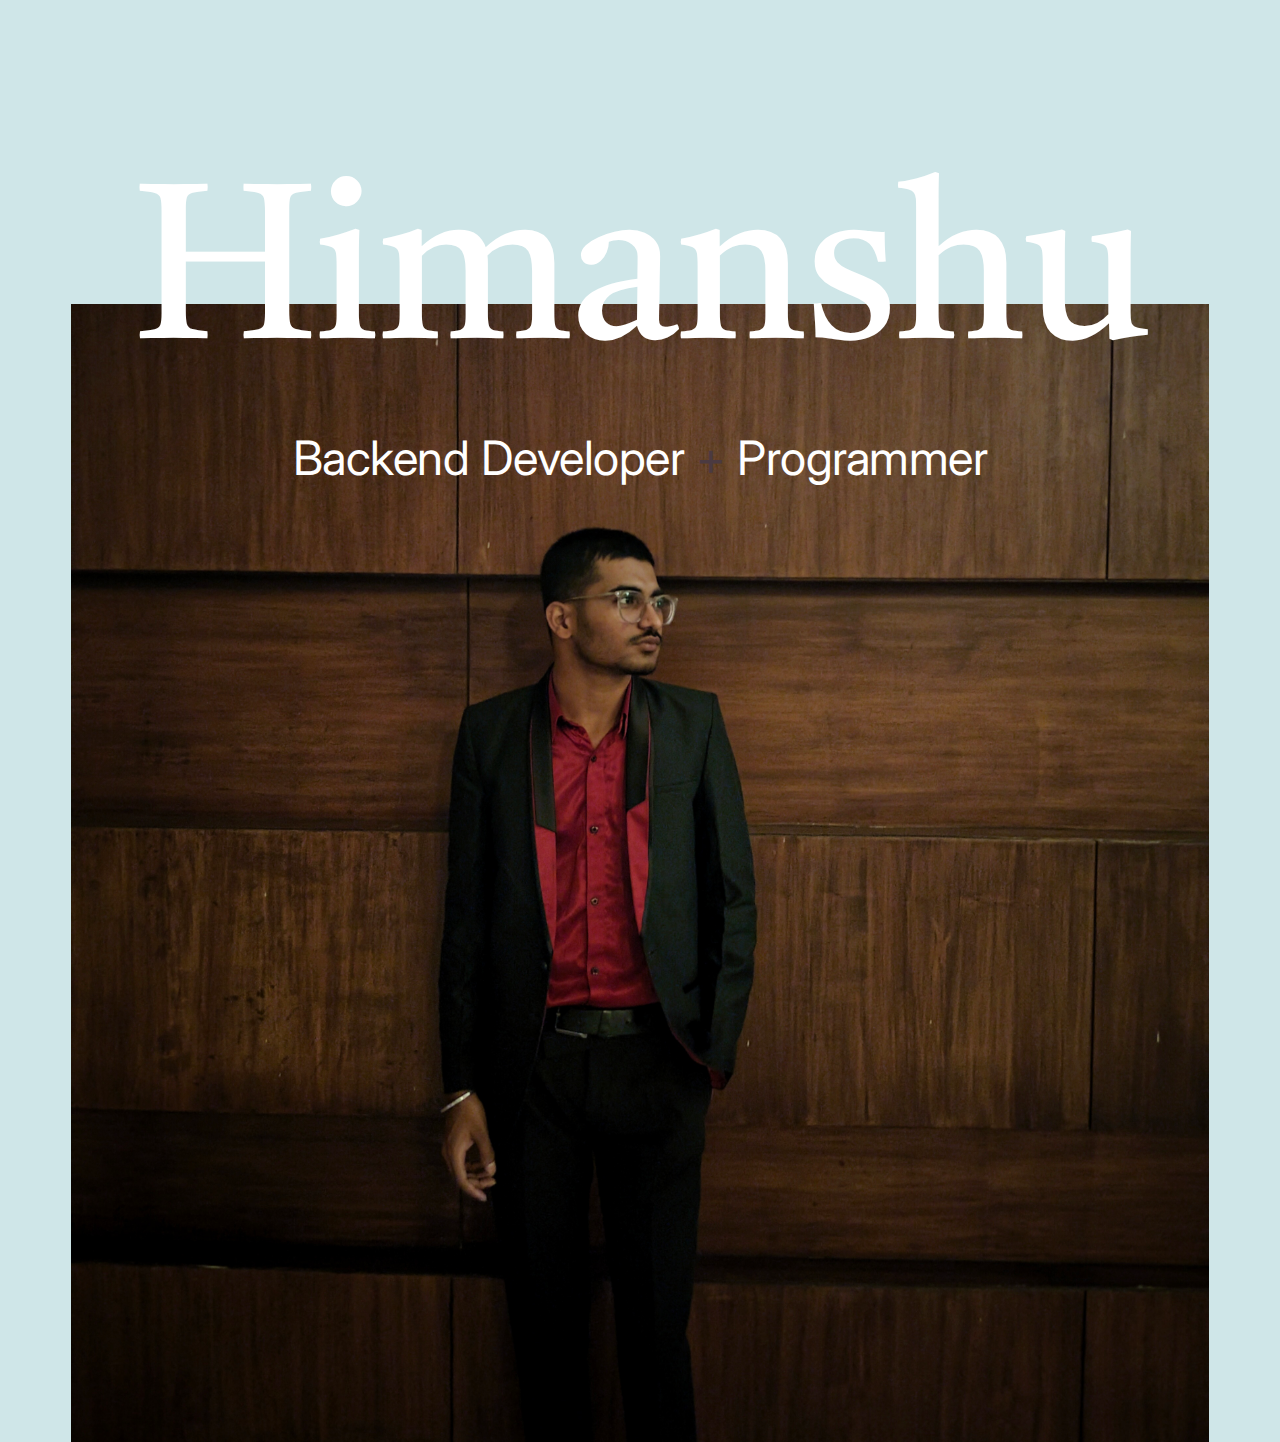
<file: test.html>
<!DOCTYPE html>
<html lang="en">
<head>
    <meta charset="UTF-8">
    <meta name="viewport" content="width=device-width, initial-scale=1.0">
    <title>Document</title>
    
    <!--- basic page needs
    ================================================== -->
    <meta charset="utf-8">
    <meta name="viewport" content="width=device-width, initial-scale=1">
    <title>Himanshu</title>

    <script>
        document.documentElement.classList.remove('no-js');
        document.documentElement.classList.add('js');
    </script>

    <!-- CSS
    ================================================== -->
    <link rel="stylesheet" href="css/vendor.css">
    <link rel="stylesheet" href="css/styles.css">
</head>
<body>
   
    <!-- CSS
    ================================================== -->
    <link rel="stylesheet" href="css/vendor.css">
    <link rel="stylesheet" href="css/styles.css">


    <section id="intro" class="s-intro">

        <div class="row">
            <div class="column lg-12 s-intro__content">
    
                <div class="s-intro__text">
                    <h1 class="s-intro__text-huge animate-on-load">
                        <p class="welcome_text"> Himanshu </p>
                    </h1>
                    <h3 class="animate-on-load">Backend Developer <span>+</span> Programmer</h3>
                </div>
    
                <div class="s-intro__bg"></div>
    
            </div>
        </div>
    
    </section> <!-- end s-intro -->
    
</body>
</html>
</file>
<file: css/vendor.css>
/* ===================================================================
 * Augustine Third-party Stylesheets
 * Template Ver. 1.0.0
 * 03-16-2022
 * -------------------------------------------------------------------
 *
 * TOC:
 * # PrismJS 
 * # Swiper
 * # PhotoSwipe Main CSS
 * # PhotoSwipe Skin
 *
 * ------------------------------------------------------------------- */


/* ===================================================================
 * # PrismJS 1.20.0
 *   https://prismjs.com/download.html#themes=prism-okaidia&languages=markup+css+clike+javascript+markup-templating+php 
 *   
 *   okaidia theme for JavaScript, CSS and HTML
 *   Loosely based on Monokai textmate theme by http://www.monokai.nl/
 *   @author ocodia
 * ------------------------------------------------------------------- */
code[class*="language-"],
pre[class*="language-"] {
    color           : #f8f8f2;
    background      : none;
    text-shadow     : 0 1px rgba(0, 0, 0, 0.3);
    font-family     : var(--font-mono);
    font-size       : calc(var(--text-size) * 0.9444);
    text-align      : left;
    white-space     : pre;
    word-spacing    : normal;
    word-break      : normal;
    word-wrap       : normal;
    line-height     : var(--vspace-1);
    -moz-tab-size   : 4;
    -o-tab-size     : 4;
    tab-size        : 4;
    -webkit-hyphens : none;
    -moz-hyphens    : none;
    -ms-hyphens     : none;
    hyphens         : none;
}

/* Code blocks */
pre[class*="language-"] {
    padding  : var(--vspace-0_5) 0 var(--vspace-1);
    margin   : var(--vspace-1) 0;
    overflow : auto;
}

:not(pre)>code[class*="language-"],
pre[class*="language-"] {
    background : #272822;
}

/* Inline code */
:not(pre)>code[class*="language-"] {
    padding     : .1em;
    white-space : normal;
}

.token.comment,
.token.prolog,
.token.doctype,
.token.cdata {
    color : slategray;
}

.token.punctuation {
    color : #f8f8f2;
}

.token.namespace {
    opacity : .7;
}

.token.property,
.token.tag,
.token.constant,
.token.symbol,
.token.deleted {
    color : #f92672;
}

.token.boolean,
.token.number {
    color : #ae81ff;
}

.token.selector,
.token.attr-name,
.token.string,
.token.char,
.token.builtin,
.token.inserted {
    color : #a6e22e;
}

.token.operator,
.token.entity,
.token.url,
.language-css .token.string,
.style .token.string,
.token.variable {
    color : #f8f8f2;
}

.token.atrule,
.token.attr-value,
.token.function,
.token.class-name {
    color : #e6db74;
}

.token.keyword {
    color : #66d9ef;
}

.token.regex,
.token.important {
    color : #fd971f;
}

.token.important,
.token.bold {
    font-weight : bold;
}

.token.italic {
    font-style : italic;
}

.token.entity {
    cursor : help;
}



/* ===================================================================
 * # Swiper 8.0.6
 * Most modern mobile touch slider and framework with hardware accelerated transitions
 * https://swiperjs.com
 *
 * Copyright 2014-2022 Vladimir Kharlampidi
 *
 * Released under the MIT License
 *
 * Released on: February 14, 2022
 * ------------------------------------------------------------------- */
@font-face {
    font-family : 'swiper-icons';
    src         : url("data:application/font-woff;charset=utf-8;base64, [base64]//wADZ2x5ZgAAAywAAADMAAAD2MHtryVoZWFkAAABbAAAADAAAAA2E2+eoWhoZWEAAAGcAAAAHwAAACQC9gDzaG10eAAAAigAAAAZAAAArgJkABFsb2NhAAAC0AAAAFoAAABaFQAUGG1heHAAAAG8AAAAHwAAACAAcABAbmFtZQAAA/gAAAE5AAACXvFdBwlwb3N0AAAFNAAAAGIAAACE5s74hXjaY2BkYGAAYpf5Hu/j+W2+MnAzMYDAzaX6QjD6/4//Bxj5GA8AuRwMYGkAPywL13jaY2BkYGA88P8Agx4j+/8fQDYfA1AEBWgDAIB2BOoAeNpjYGRgYNBh4GdgYgABEMnIABJzYNADCQAACWgAsQB42mNgYfzCOIGBlYGB0YcxjYGBwR1Kf2WQZGhhYGBiYGVmgAFGBiQQkOaawtDAoMBQxXjg/wEGPcYDDA4wNUA2CCgwsAAAO4EL6gAAeNpj2M0gyAACqxgGNWBkZ2D4/wMA+xkDdgAAAHjaY2BgYGaAYBkGRgYQiAHyGMF8FgYHIM3DwMHABGQrMOgyWDLEM1T9/w8UBfEMgLzE////P/5//f/V/xv+r4eaAAeMbAxwIUYmIMHEgKYAYjUcsDAwsLKxc3BycfPw8jEQA/[base64]/uznmfPFBNODM2K7MTQ45YEAZqGP81AmGGcF3iPqOop0r1SPTaTbVkfUe4HXj97wYE+yNwWYxwWu4v1ugWHgo3S1XdZEVqWM7ET0cfnLGxWfkgR42o2PvWrDMBSFj/IHLaF0zKjRgdiVMwScNRAoWUoH78Y2icB/yIY09An6AH2Bdu/UB+yxopYshQiEvnvu0dURgDt8QeC8PDw7Fpji3fEA4z/PEJ6YOB5hKh4dj3EvXhxPqH/SKUY3rJ7srZ4FZnh1PMAtPhwP6fl2PMJMPDgeQ4rY8YT6Gzao0eAEA409DuggmTnFnOcSCiEiLMgxCiTI6Cq5DZUd3Qmp10vO0LaLTd2cjN4fOumlc7lUYbSQcZFkutRG7g6JKZKy0RmdLY680CDnEJ+UMkpFFe1RN7nxdVpXrC4aTtnaurOnYercZg2YVmLN/d/gczfEimrE/fs/bOuq29Zmn8tloORaXgZgGa78yO9/cnXm2BpaGvq25Dv9S4E9+5SIc9PqupJKhYFSSl47+Qcr1mYNAAAAeNptw0cKwkAAAMDZJA8Q7OUJvkLsPfZ6zFVERPy8qHh2YER+3i/BP83vIBLLySsoKimrqKqpa2hp6+jq6RsYGhmbmJqZSy0sraxtbO3sHRydnEMU4uR6yx7JJXveP7WrDycAAAAAAAH//wACeNpjYGRgYOABYhkgZgJCZgZNBkYGLQZtIJsFLMYAAAw3ALgAeNolizEKgDAQBCchRbC2sFER0YD6qVQiBCv/H9ezGI6Z5XBAw8CBK/m5iQQVauVbXLnOrMZv2oLdKFa8Pjuru2hJzGabmOSLzNMzvutpB3N42mNgZGBg4GKQYzBhYMxJLMlj4GBgAYow/P/PAJJhLM6sSoWKfWCAAwDAjgbRAAB42mNgYGBkAIIbCZo5IPrmUn0hGA0AO8EFTQAA");
    font-weight : 400;
    font-style  : normal;
}

:root {
    --swiper-theme-color : #007aff;
}

.swiper {
    margin-left  : auto;
    margin-right : auto;
    position     : relative;
    overflow     : hidden;
    list-style   : none;
    padding      : 0;
    /* Fix of Webkit flickering */
    z-index      : 1;
}

.swiper-vertical>.swiper-wrapper {
    flex-direction : column;
}

.swiper-wrapper {
    position            : relative;
    width               : 100%;
    height              : 100%;
    z-index             : 1;
    display             : flex;
    transition-property : transform;
    box-sizing          : content-box;
}

.swiper-android .swiper-slide,
.swiper-wrapper {
    transform : translate3d(0px, 0, 0);
}

.swiper-pointer-events {
    touch-action : pan-y;
}

.swiper-pointer-events.swiper-vertical {
    touch-action : pan-x;
}

.swiper-slide {
    flex-shrink         : 0;
    width               : 100%;
    height              : 100%;
    position            : relative;
    transition-property : transform;
}

.swiper-slide-invisible-blank {
    visibility : hidden;
}

/* Auto Height */
.swiper-autoheight,
.swiper-autoheight .swiper-slide {
    height : auto;
}

.swiper-autoheight .swiper-wrapper {
    align-items         : flex-start;
    transition-property : transform, height;
}

.swiper-backface-hidden .swiper-slide {
    transform                   : translateZ(0);
    -webkit-backface-visibility : hidden;
    backface-visibility         : hidden;
}

/* 3D Effects */
.swiper-3d,
.swiper-3d.swiper-css-mode .swiper-wrapper {
    perspective : 1200px;
}

.swiper-3d .swiper-wrapper,
.swiper-3d .swiper-slide,
.swiper-3d .swiper-slide-shadow,
.swiper-3d .swiper-slide-shadow-left,
.swiper-3d .swiper-slide-shadow-right,
.swiper-3d .swiper-slide-shadow-top,
.swiper-3d .swiper-slide-shadow-bottom,
.swiper-3d .swiper-cube-shadow {
    transform-style : preserve-3d;
}

.swiper-3d .swiper-slide-shadow,
.swiper-3d .swiper-slide-shadow-left,
.swiper-3d .swiper-slide-shadow-right,
.swiper-3d .swiper-slide-shadow-top,
.swiper-3d .swiper-slide-shadow-bottom {
    position       : absolute;
    left           : 0;
    top            : 0;
    width          : 100%;
    height         : 100%;
    pointer-events : none;
    z-index        : 10;
}

.swiper-3d .swiper-slide-shadow {
    background : rgba(0, 0, 0, 0.15);
}

.swiper-3d .swiper-slide-shadow-left {
    background-image : linear-gradient(to left, rgba(0, 0, 0, 0.5), rgba(0, 0, 0, 0));
}

.swiper-3d .swiper-slide-shadow-right {
    background-image : linear-gradient(to right, rgba(0, 0, 0, 0.5), rgba(0, 0, 0, 0));
}

.swiper-3d .swiper-slide-shadow-top {
    background-image : linear-gradient(to top, rgba(0, 0, 0, 0.5), rgba(0, 0, 0, 0));
}

.swiper-3d .swiper-slide-shadow-bottom {
    background-image : linear-gradient(to bottom, rgba(0, 0, 0, 0.5), rgba(0, 0, 0, 0));
}

/* CSS Mode */
.swiper-css-mode>.swiper-wrapper {
    overflow           : auto;
    scrollbar-width    : none;
    /* For Firefox */
    -ms-overflow-style : none;
    /* For Internet Explorer and Edge */
}

.swiper-css-mode>.swiper-wrapper::-webkit-scrollbar {
    display : none;
}

.swiper-css-mode>.swiper-wrapper>.swiper-slide {
    scroll-snap-align : start start;
}

.swiper-horizontal.swiper-css-mode>.swiper-wrapper {
    scroll-snap-type : x mandatory;
}

.swiper-vertical.swiper-css-mode>.swiper-wrapper {
    scroll-snap-type : y mandatory;
}

.swiper-centered>.swiper-wrapper::before {
    content     : '';
    flex-shrink : 0;
    order       : 9999;
}

.swiper-centered.swiper-horizontal>.swiper-wrapper>.swiper-slide:first-child {
    margin-inline-start : var(--swiper-centered-offset-before);
}

.swiper-centered.swiper-horizontal>.swiper-wrapper::before {
    height     : 100%;
    min-height : 1px;
    width      : var(--swiper-centered-offset-after);
}

.swiper-centered.swiper-vertical>.swiper-wrapper>.swiper-slide:first-child {
    margin-block-start : var(--swiper-centered-offset-before);
}

.swiper-centered.swiper-vertical>.swiper-wrapper::before {
    width     : 100%;
    min-width : 1px;
    height    : var(--swiper-centered-offset-after);
}

.swiper-centered>.swiper-wrapper>.swiper-slide {
    scroll-snap-align : center center;
}

.swiper-virtual .swiper-slide {
    -webkit-backface-visibility : hidden;
    transform                   : translateZ(0);
}

.swiper-virtual.swiper-css-mode .swiper-wrapper::after {
    content        : '';
    position       : absolute;
    left           : 0;
    top            : 0;
    pointer-events : none;
}

.swiper-virtual.swiper-css-mode.swiper-horizontal .swiper-wrapper::after {
    height : 1px;
    width  : var(--swiper-virtual-size);
}

.swiper-virtual.swiper-css-mode.swiper-vertical .swiper-wrapper::after {
    width  : 1px;
    height : var(--swiper-virtual-size);
}

:root {
    --swiper-navigation-size  : 44px;
    /*
  --swiper-navigation-color   : var(--swiper-theme-color);
  */
}

.swiper-button-prev,
.swiper-button-next {
    position        : absolute;
    top             : 50%;
    width           : calc(var(--swiper-navigation-size) / 44 * 27);
    height          : var(--swiper-navigation-size);
    margin-top      : calc(0px - (var(--swiper-navigation-size) / 2));
    z-index         : 10;
    cursor          : pointer;
    display         : flex;
    align-items     : center;
    justify-content : center;
    color           : var(--swiper-navigation-color, var(--swiper-theme-color));
}

.swiper-button-prev.swiper-button-disabled,
.swiper-button-next.swiper-button-disabled {
    opacity        : 0.35;
    cursor         : auto;
    pointer-events : none;
}

.swiper-button-prev:after,
.swiper-button-next:after {
    font-family    : swiper-icons;
    font-size      : var(--swiper-navigation-size);
    text-transform : none !important;
    letter-spacing : 0;
    text-transform : none;
    font-variant   : initial;
    line-height    : 1;
}

.swiper-button-prev,
.swiper-rtl .swiper-button-next {
    left  : 10px;
    right : auto;
}

.swiper-button-prev:after,
.swiper-rtl .swiper-button-next:after {
    content : 'prev';
}

.swiper-button-next,
.swiper-rtl .swiper-button-prev {
    right : 10px;
    left  : auto;
}

.swiper-button-next:after,
.swiper-rtl .swiper-button-prev:after {
    content : 'next';
}

.swiper-button-lock {
    display : none;
}

:root {
    /*
  --swiper-pagination-color: var(--swiper-theme-color);
  --swiper-pagination-bullet-size: 8px;
  --swiper-pagination-bullet-width: 8px;
  --swiper-pagination-bullet-height: 8px;
  --swiper-pagination-bullet-inactive-color: #000;
  --swiper-pagination-bullet-inactive-opacity: 0.2;
  --swiper-pagination-bullet-opacity: 1;
  --swiper-pagination-bullet-horizontal-gap: 4px;
  --swiper-pagination-bullet-vertical-gap: 6px;
  */
}

.swiper-pagination {
    position   : absolute;
    text-align : center;
    transition : 300ms opacity;
    transform  : translate3d(0, 0, 0);
    z-index    : 10;
}

.swiper-pagination.swiper-pagination-hidden {
    opacity : 0;
}

/* Common Styles */
.swiper-pagination-fraction,
.swiper-pagination-custom,
.swiper-horizontal>.swiper-pagination-bullets,
.swiper-pagination-bullets.swiper-pagination-horizontal {
    bottom : 10px;
    left   : 0;
    width  : 100%;
}

/* Bullets */
.swiper-pagination-bullets-dynamic {
    overflow  : hidden;
    font-size : 0;
}

.swiper-pagination-bullets-dynamic .swiper-pagination-bullet {
    transform : scale(0.33);
    position  : relative;
}

.swiper-pagination-bullets-dynamic .swiper-pagination-bullet-active {
    transform : scale(1);
}

.swiper-pagination-bullets-dynamic .swiper-pagination-bullet-active-main {
    transform : scale(1);
}

.swiper-pagination-bullets-dynamic .swiper-pagination-bullet-active-prev {
    transform : scale(0.66);
}

.swiper-pagination-bullets-dynamic .swiper-pagination-bullet-active-prev-prev {
    transform : scale(0.33);
}

.swiper-pagination-bullets-dynamic .swiper-pagination-bullet-active-next {
    transform : scale(0.66);
}

.swiper-pagination-bullets-dynamic .swiper-pagination-bullet-active-next-next {
    transform : scale(0.33);
}

.swiper-pagination-bullet {
    width         : var(--swiper-pagination-bullet-width, var(--swiper-pagination-bullet-size, 8px));
    height        : var(--swiper-pagination-bullet-height, var(--swiper-pagination-bullet-size, 8px));
    display       : inline-block;
    border-radius : 50%;
    background    : var(--swiper-pagination-bullet-inactive-color, #000);
    opacity       : var(--swiper-pagination-bullet-inactive-opacity, 0.2);
}

button.swiper-pagination-bullet {
    border             : none;
    margin             : 0;
    padding            : 0;
    box-shadow         : none;
    -webkit-appearance : none;
    appearance         : none;
}

.swiper-pagination-clickable .swiper-pagination-bullet {
    cursor : pointer;
}

.swiper-pagination-bullet:only-child {
    display : none !important;
}

.swiper-pagination-bullet-active {
    opacity    : var(--swiper-pagination-bullet-opacity, 1);
    background : var(--swiper-pagination-color, var(--swiper-theme-color));
}

.swiper-vertical>.swiper-pagination-bullets,
.swiper-pagination-vertical.swiper-pagination-bullets {
    right     : 10px;
    top       : 50%;
    transform : translate3d(0px, -50%, 0);
}

.swiper-vertical>.swiper-pagination-bullets .swiper-pagination-bullet,
.swiper-pagination-vertical.swiper-pagination-bullets .swiper-pagination-bullet {
    margin  : var(--swiper-pagination-bullet-vertical-gap, 6px) 0;
    display : block;
}

.swiper-vertical>.swiper-pagination-bullets.swiper-pagination-bullets-dynamic,
.swiper-pagination-vertical.swiper-pagination-bullets.swiper-pagination-bullets-dynamic {
    top       : 50%;
    transform : translateY(-50%);
    width     : 8px;
}

.swiper-vertical>.swiper-pagination-bullets.swiper-pagination-bullets-dynamic .swiper-pagination-bullet,
.swiper-pagination-vertical.swiper-pagination-bullets.swiper-pagination-bullets-dynamic .swiper-pagination-bullet {
    display    : inline-block;
    transition : 200ms transform, 200ms top;
}

.swiper-horizontal>.swiper-pagination-bullets .swiper-pagination-bullet,
.swiper-pagination-horizontal.swiper-pagination-bullets .swiper-pagination-bullet {
    margin : 0 var(--swiper-pagination-bullet-horizontal-gap, 4px);
}

.swiper-horizontal>.swiper-pagination-bullets.swiper-pagination-bullets-dynamic,
.swiper-pagination-horizontal.swiper-pagination-bullets.swiper-pagination-bullets-dynamic {
    left        : 50%;
    transform   : translateX(-50%);
    white-space : nowrap;
}

.swiper-horizontal>.swiper-pagination-bullets.swiper-pagination-bullets-dynamic .swiper-pagination-bullet,
.swiper-pagination-horizontal.swiper-pagination-bullets.swiper-pagination-bullets-dynamic .swiper-pagination-bullet {
    transition : 200ms transform, 200ms left;
}

.swiper-horizontal.swiper-rtl>.swiper-pagination-bullets-dynamic .swiper-pagination-bullet {
    transition : 200ms transform, 200ms right;
}

/* Progress */
.swiper-pagination-progressbar {
    background : rgba(0, 0, 0, 0.25);
    position   : absolute;
}

.swiper-pagination-progressbar .swiper-pagination-progressbar-fill {
    background       : var(--swiper-pagination-color, var(--swiper-theme-color));
    position         : absolute;
    left             : 0;
    top              : 0;
    width            : 100%;
    height           : 100%;
    transform        : scale(0);
    transform-origin : left top;
}

.swiper-rtl .swiper-pagination-progressbar .swiper-pagination-progressbar-fill {
    transform-origin : right top;
}

.swiper-horizontal>.swiper-pagination-progressbar,
.swiper-pagination-progressbar.swiper-pagination-horizontal,
.swiper-vertical>.swiper-pagination-progressbar.swiper-pagination-progressbar-opposite,
.swiper-pagination-progressbar.swiper-pagination-vertical.swiper-pagination-progressbar-opposite {
    width  : 100%;
    height : 4px;
    left   : 0;
    top    : 0;
}

.swiper-vertical>.swiper-pagination-progressbar,
.swiper-pagination-progressbar.swiper-pagination-vertical,
.swiper-horizontal>.swiper-pagination-progressbar.swiper-pagination-progressbar-opposite,
.swiper-pagination-progressbar.swiper-pagination-horizontal.swiper-pagination-progressbar-opposite {
    width  : 4px;
    height : 100%;
    left   : 0;
    top    : 0;
}

.swiper-pagination-lock {
    display : none;
}

/* Scrollbar */
.swiper-scrollbar {
    border-radius    : 10px;
    position         : relative;
    -ms-touch-action : none;
    background       : rgba(0, 0, 0, 0.1);
}

.swiper-horizontal>.swiper-scrollbar {
    position : absolute;
    left     : 1%;
    bottom   : 3px;
    z-index  : 50;
    height   : 5px;
    width    : 98%;
}

.swiper-vertical>.swiper-scrollbar {
    position : absolute;
    right    : 3px;
    top      : 1%;
    z-index  : 50;
    width    : 5px;
    height   : 98%;
}

.swiper-scrollbar-drag {
    height        : 100%;
    width         : 100%;
    position      : relative;
    background    : rgba(0, 0, 0, 0.5);
    border-radius : 10px;
    left          : 0;
    top           : 0;
}

.swiper-scrollbar-cursor-drag {
    cursor : move;
}

.swiper-scrollbar-lock {
    display : none;
}

.swiper-zoom-container {
    width           : 100%;
    height          : 100%;
    display         : flex;
    justify-content : center;
    align-items     : center;
    text-align      : center;
}

.swiper-zoom-container>img,
.swiper-zoom-container>svg,
.swiper-zoom-container>canvas {
    max-width  : 100%;
    max-height : 100%;
    object-fit : contain;
}

.swiper-slide-zoomed {
    cursor : move;
}

/* Preloader */
:root {
    /*
  --swiper-preloader-color: var(--swiper-theme-color);
  */
}

.swiper-lazy-preloader {
    width            : 42px;
    height           : 42px;
    position         : absolute;
    left             : 50%;
    top              : 50%;
    margin-left      : -21px;
    margin-top       : -21px;
    z-index          : 10;
    transform-origin : 50%;
    box-sizing       : border-box;
    border           : 4px solid var(--swiper-preloader-color, var(--swiper-theme-color));
    border-radius    : 50%;
    border-top-color : transparent;
}

.swiper-slide-visible .swiper-lazy-preloader {
    animation : swiper-preloader-spin 1s infinite linear;
}

.swiper-lazy-preloader-white {
    --swiper-preloader-color : #fff;
}

.swiper-lazy-preloader-black {
    --swiper-preloader-color : #000;
}

@keyframes swiper-preloader-spin {
    100% {
        transform : rotate(360deg);
    }
}

/* a11y */
.swiper .swiper-notification {
    position       : absolute;
    left           : 0;
    top            : 0;
    pointer-events : none;
    opacity        : 0;
    z-index        : -1000;
}

.swiper-free-mode>.swiper-wrapper {
    transition-timing-function : ease-out;
    margin                     : 0 auto;
}

.swiper-grid>.swiper-wrapper {
    flex-wrap : wrap;
}

.swiper-grid-column>.swiper-wrapper {
    flex-wrap      : wrap;
    flex-direction : column;
}

.swiper-fade.swiper-free-mode .swiper-slide {
    transition-timing-function : ease-out;
}

.swiper-fade .swiper-slide {
    pointer-events      : none;
    transition-property : opacity;
}

.swiper-fade .swiper-slide .swiper-slide {
    pointer-events : none;
}

.swiper-fade .swiper-slide-active,
.swiper-fade .swiper-slide-active .swiper-slide-active {
    pointer-events : auto;
}

.swiper-cube {
    overflow : visible;
}

.swiper-cube .swiper-slide {
    pointer-events              : none;
    -webkit-backface-visibility : hidden;
    backface-visibility         : hidden;
    z-index                     : 1;
    visibility                  : hidden;
    transform-origin            : 0 0;
    width                       : 100%;
    height                      : 100%;
}

.swiper-cube .swiper-slide .swiper-slide {
    pointer-events : none;
}

.swiper-cube.swiper-rtl .swiper-slide {
    transform-origin : 100% 0;
}

.swiper-cube .swiper-slide-active,
.swiper-cube .swiper-slide-active .swiper-slide-active {
    pointer-events : auto;
}

.swiper-cube .swiper-slide-active,
.swiper-cube .swiper-slide-next,
.swiper-cube .swiper-slide-prev,
.swiper-cube .swiper-slide-next+.swiper-slide {
    pointer-events : auto;
    visibility     : visible;
}

.swiper-cube .swiper-slide-shadow-top,
.swiper-cube .swiper-slide-shadow-bottom,
.swiper-cube .swiper-slide-shadow-left,
.swiper-cube .swiper-slide-shadow-right {
    z-index                     : 0;
    -webkit-backface-visibility : hidden;
    backface-visibility         : hidden;
}

.swiper-cube .swiper-cube-shadow {
    position : absolute;
    left     : 0;
    bottom   : 0px;
    width    : 100%;
    height   : 100%;
    opacity  : 0.6;
    z-index  : 0;
}

.swiper-cube .swiper-cube-shadow:before {
    content    : '';
    background : #000;
    position   : absolute;
    left       : 0;
    top        : 0;
    bottom     : 0;
    right      : 0;
    filter     : blur(50px);
}

.swiper-flip {
    overflow : visible;
}

.swiper-flip .swiper-slide {
    pointer-events              : none;
    -webkit-backface-visibility : hidden;
    backface-visibility         : hidden;
    z-index                     : 1;
}

.swiper-flip .swiper-slide .swiper-slide {
    pointer-events : none;
}

.swiper-flip .swiper-slide-active,
.swiper-flip .swiper-slide-active .swiper-slide-active {
    pointer-events : auto;
}

.swiper-flip .swiper-slide-shadow-top,
.swiper-flip .swiper-slide-shadow-bottom,
.swiper-flip .swiper-slide-shadow-left,
.swiper-flip .swiper-slide-shadow-right {
    z-index                     : 0;
    -webkit-backface-visibility : hidden;
    backface-visibility         : hidden;
}

.swiper-creative .swiper-slide {
    -webkit-backface-visibility : hidden;
    backface-visibility         : hidden;
    overflow                    : hidden;
    transition-property         : transform, opacity, height;
}

.swiper-cards {
    overflow : visible;
}

.swiper-cards .swiper-slide {
    transform-origin            : center bottom;
    -webkit-backface-visibility : hidden;
    backface-visibility         : hidden;
    overflow                    : hidden;
}



/* ===================================================================
 * # PhotoSwipe Main CSS by Dmitry Semenov
 *   photoswipe.com | MIT license 
 *
 * ------------------------------------------------------------------- */
/*
    Styles for basic PhotoSwipe functionality (sliding area, open/close transitions)
*/

/* pswp = photoswipe */
.pswp {
    display                     : none;
    position                    : absolute;
    width                       : 100%;
    height                      : 100%;
    left                        : 0;
    top                         : 0;
    overflow                    : hidden;
    -ms-touch-action            : none;
    touch-action                : none;
    z-index                     : 1500;
    -webkit-text-size-adjust    : 100%;
    /* create separate layer, to avoid paint on window.onscroll in webkit/blink */
    -webkit-backface-visibility : hidden;
    outline                     : none;
}

.pswp * {
    -webkit-box-sizing : border-box;
    box-sizing         : border-box;
}

.pswp img {
    max-width : none;
}

/* style is added when JS option showHideOpacity is set to true */
.pswp--animate_opacity {
    /* 0.001, because opacity:0 doesn't trigger Paint action, which causes lag at start of transition */
    opacity            : 0.001;
    will-change        : opacity;
    /* for open/close transition */
    -webkit-transition : opacity 333ms cubic-bezier(0.4, 0, 0.22, 1);
    transition         : opacity 333ms cubic-bezier(0.4, 0, 0.22, 1);
}

.pswp--open {
    display : block;
}

.pswp--zoom-allowed .pswp__img {
    /* autoprefixer: off */
    cursor : -webkit-zoom-in;
    cursor : -moz-zoom-in;
    cursor : zoom-in;
}

.pswp--zoomed-in .pswp__img {
    /* autoprefixer: off */
    cursor : -webkit-grab;
    cursor : -moz-grab;
    cursor : grab;
}

.pswp--dragging .pswp__img {
    /* autoprefixer: off */
    cursor : -webkit-grabbing;
    cursor : -moz-grabbing;
    cursor : grabbing;
}

/*
	Background is added as a separate element.
	As animating opacity is much faster than animating rgba() background-color.
*/
.pswp__bg {
    position                    : absolute;
    left                        : 0;
    top                         : 0;
    width                       : 100%;
    height                      : 100%;
    background                  : #000;
    opacity                     : 0;
    -webkit-transform           : translateZ(0);
    transform                   : translateZ(0);
    -webkit-backface-visibility : hidden;
    will-change                 : opacity;
}

.pswp__scroll-wrap {
    position : absolute;
    left     : 0;
    top      : 0;
    width    : 100%;
    height   : 100%;
    overflow : hidden;
}

.pswp__container,
.pswp__zoom-wrap {
    -ms-touch-action : none;
    touch-action     : none;
    position         : absolute;
    left             : 0;
    right            : 0;
    top              : 0;
    bottom           : 0;
}

/* Prevent selection and tap highlights */
.pswp__container,
.pswp__img {
    -webkit-user-select         : none;
    -moz-user-select            : none;
    -ms-user-select             : none;
    user-select                 : none;
    -webkit-tap-highlight-color : transparent;
    -webkit-touch-callout       : none;
}

.pswp__zoom-wrap {
    position                 : absolute;
    width                    : 100%;
    -webkit-transform-origin : left top;
    -ms-transform-origin     : left top;
    transform-origin         : left top;
    /* for open/close transition */
    -webkit-transition       : -webkit-transform 333ms cubic-bezier(0.4, 0, 0.22, 1);
    transition               : transform 333ms cubic-bezier(0.4, 0, 0.22, 1);
}

.pswp__bg {
    will-change        : opacity;
    /* for open/close transition */
    -webkit-transition : opacity 333ms cubic-bezier(0.4, 0, 0.22, 1);
    transition         : opacity 333ms cubic-bezier(0.4, 0, 0.22, 1);
}

.pswp--animated-in .pswp__bg,
.pswp--animated-in .pswp__zoom-wrap {
    -webkit-transition : none;
    transition         : none;
}

.pswp__container,
.pswp__zoom-wrap {
    -webkit-backface-visibility : hidden;
}

.pswp__item {
    position : absolute;
    left     : 0;
    right    : 0;
    top      : 0;
    bottom   : 0;
    overflow : hidden;
}

.pswp__img {
    position : absolute;
    width    : auto;
    height   : auto;
    top      : 0;
    left     : 0;
}

/*
	stretched thumbnail or div placeholder element (see below)
	style is added to avoid flickering in webkit/blink when layers overlap
*/
.pswp__img--placeholder {
    -webkit-backface-visibility : hidden;
}

/*
	div element that matches size of large image
	large image loads on top of it
*/
.pswp__img--placeholder--blank {
    background : #222;
}

.pswp--ie .pswp__img {
    width  : 100% !important;
    height : auto !important;
    left   : 0;
    top    : 0;
}

/*
	Error message appears when image is not loaded
	(JS option errorMsg controls markup)
*/
.pswp__error-msg {
    position    : absolute;
    left        : 0;
    top         : 50%;
    width       : 100%;
    text-align  : center;
    font-size   : 14px;
    line-height : 16px;
    margin-top  : -8px;
    color       : #CCC;
}

.pswp__error-msg a {
    color           : #CCC;
    text-decoration : underline;
}


/* ===================================================================
 * # PhotoSwipe Skin
 *
 *
 * ------------------------------------------------------------------- */
/*
    Contents:

    1. Buttons
    2. Share modal and links
    3. Index indicator ("1 of X" counter)
    4. Caption
    5. Loading indicator
    6. Additional styles (root element, top bar, idle state, hidden state, etc.)
*/
/* -------------------------------------------------------------------
 * ## 1. buttons
 * ------------------------------------------------------------------- */
/* <button> css reset */
.pswp__button {
    width              : 44px;
    height             : 44px;
    line-height        : 1;
    position           : relative;
    background         : none;
    cursor             : pointer;
    overflow           : visible;
    -webkit-appearance : none;
    display            : block;
    border             : 0;
    padding            : 0;
    margin             : 0;
    float              : right;
    opacity            : 0.6;
    -webkit-transition : opacity 0.2s;
    transition         : opacity 0.2s;
    -webkit-box-shadow : none;
    box-shadow         : none;
}

.pswp__button:focus,
.pswp__button:hover {
    opacity          : 1;
    background-color : transparent;
}

.pswp__button:active {
    outline : none;
    opacity : 0.9;
}

.pswp__button::-moz-focus-inner {
    padding : 0;
    border  : 0;
}

/* 
pswp__ui--over-close class it added when mouse is 
over element that should close gallery 
*/
.pswp__ui--over-close .pswp__button--close {
    opacity : 1;
}

.pswp__button,
.pswp__button--arrow--left:before,
.pswp__button--arrow--right:before {
    background      : url(../images/photoswipe/default-skin.png) 0 0 no-repeat;
    background-size : 264px 88px;
    width           : 44px;
    height          : 44px;
}

@media (-webkit-min-device-pixel-ratio: 1.1),
(-webkit-min-device-pixel-ratio: 1.09375),
(min-resolution: 105dpi),
(min-resolution: 1.1dppx) {

    /* Serve SVG sprite if browser supports SVG and resolution is more than 105dpi */
    .pswp--svg .pswp__button,
    .pswp--svg .pswp__button--arrow--left:before,
    .pswp--svg .pswp__button--arrow--right:before {
        background-image : url(images/photoswipe/default-skin.svg);
    }

    .pswp--svg .pswp__button--arrow--left,
    .pswp--svg .pswp__button--arrow--right {
        background : none;
    }
}

.pswp__button--close {
    background-position : 0 -44px;
}

.pswp__button--share {
    background-position : -44px -44px;
}

.pswp__button--fs {
    display : none;
}

.pswp--supports-fs .pswp__button--fs {
    display : block;
}

.pswp--fs .pswp__button--fs {
    background-position : -44px 0;
}

.pswp__button--zoom {
    display             : none;
    background-position : -88px 0;
}

.pswp--zoom-allowed .pswp__button--zoom {
    display : block;
}

.pswp--zoomed-in .pswp__button--zoom {
    background-position : -132px 0;
}

/* no arrows on touch screens */
.pswp--touch .pswp__button--arrow--left,
.pswp--touch .pswp__button--arrow--right {
    visibility : hidden;
}

/*
Arrow buttons hit area
(icon is added to :before pseudo-element)
*/
.pswp__button--arrow--left,
.pswp__button--arrow--right {
    background : none;
    top        : 50%;
    margin-top : -22px;
    width      : 30px;
    height     : 32px;
    position   : absolute;
}

.pswp__button--arrow--left {
    left : 12px;
}

.pswp__button--arrow--right {
    right : 12px;
}

.pswp__button--arrow--left:before,
.pswp__button--arrow--right:before {
    content          : '';
    top              : 0;
    background-color : rgba(0, 0, 0, 0.3);
    height           : 30px;
    width            : 32px;
    position         : absolute;
    border-radius    : 3px;
}

.pswp__button--arrow--left:before {
    left                : 6px;
    background-position : -138px -44px;
}

.pswp__button--arrow--right:before {
    right               : 6px;
    background-position : -94px -44px;
}

/* -------------------------------------------------------------------
 * ## 2. Share modal/popup and links
 * ------------------------------------------------------------------- */
.pswp__counter,
.pswp__share-modal {
    -webkit-user-select : none;
    -moz-user-select    : none;
    -ms-user-select     : none;
    user-select         : none;
}

.pswp__share-modal {
    display                     : block;
    background                  : rgba(0, 0, 0, 0.5);
    width                       : 100%;
    height                      : 100%;
    top                         : 0;
    left                        : 0;
    padding                     : 10px;
    position                    : absolute;
    z-index                     : 1600;
    opacity                     : 0;
    -webkit-transition          : opacity 0.25s ease-out;
    transition                  : opacity 0.25s ease-out;
    -webkit-backface-visibility : hidden;
    will-change                 : opacity;
}

.pswp__share-modal--hidden {
    display : none;
}

.pswp__share-tooltip {
    z-index                     : 1620;
    position                    : absolute;
    background                  : #FFF;
    top                         : 56px;
    border-radius               : 3px;
    display                     : block;
    width                       : auto;
    right                       : 44px;
    -webkit-box-shadow          : 0 2px 5px rgba(0, 0, 0, 0.25);
    box-shadow                  : 0 2px 5px rgba(0, 0, 0, 0.25);
    -webkit-transform           : translateY(6px);
    -ms-transform               : translateY(6px);
    transform                   : translateY(6px);
    -webkit-transition          : -webkit-transform 0.25s;
    transition                  : transform 0.25s;
    -webkit-backface-visibility : hidden;
    will-change                 : transform;
}

.pswp__share-tooltip a {
    display         : block;
    padding         : 9px 15px;
    color           : #000;
    text-decoration : none;
    font-size       : 13px;
    line-height     : 18px;
}

.pswp__share-tooltip a:hover {
    text-decoration : none;
    color           : #000;
}

.pswp__share-tooltip a:first-child {
    /* round corners on the first/last list item */
    border-radius : 3px 3px 0 0;
}

.pswp__share-tooltip a:last-child {
    border-radius : 0 0 3px 3px;
}

.pswp__share-modal--fade-in {
    opacity : 1;
}

.pswp__share-modal--fade-in .pswp__share-tooltip {
    -webkit-transform : translateY(0);
    -ms-transform     : translateY(0);
    transform         : translateY(0);
}

/* increase size of share links on touch devices */
.pswp--touch .pswp__share-tooltip a {
    padding : 16px 12px;
}

a.pswp__share--facebook:before {
    content                : '';
    display                : block;
    width                  : 0;
    height                 : 0;
    position               : absolute;
    top                    : -12px;
    right                  : 15px;
    border                 : 6px solid transparent;
    border-bottom-color    : #FFF;
    -webkit-pointer-events : none;
    -moz-pointer-events    : none;
    pointer-events         : none;
}

a.pswp__share--facebook:hover {
    background : #3E5C9A;
    color      : #FFF;
}

a.pswp__share--facebook:hover:before {
    border-bottom-color : #3E5C9A;
}

a.pswp__share--twitter:hover {
    background : #55ACEE;
    color      : #FFF;
}

a.pswp__share--pinterest:hover {
    background : #CCC;
    color      : #CE272D;
}

a.pswp__share--download:hover {
    background : #DDD;
}

/* -------------------------------------------------------------------
 * ## 3. Index indicator ("1 of X" counter)
 * ------------------------------------------------------------------- */
.pswp__counter {
    position    : absolute;
    left        : 6px;
    top         : 0;
    height      : 44px;
    font-size   : 13px;
    line-height : 44px;
    color       : #FFF;
    opacity     : 0.75;
    padding     : 0 10px;
}

/* -------------------------------------------------------------------
 * ## 4. Caption
 * ------------------------------------------------------------------- */
.pswp__caption {
    position   : absolute;
    left       : 0;
    bottom     : 0;
    width      : 100%;
    min-height : 45px;
}

.pswp__caption h4 {
    font-family : var(--font-1);
    font-size   : 1.6rem;
    line-height : 1.5;
    margin      : 0 0 .6rem;
    color       : white;
}

.pswp__caption small {
    font-size : 12px;
    color     : rgba(255, 255, 255, 0.5);
}

.pswp__caption__center {
    text-align  : center;
    max-width   : 900px;
    margin      : 0 auto;
    font-size   : 14px;
    padding     : 10px;
    line-height : 20px;
    color       : rgba(255, 255, 255, 0.5);
}

.pswp__caption--empty {
    display : none;
}

/* Fake caption element, used to calculate height of next/prev image */
.pswp__caption--fake {
    visibility : hidden;
}

/* -------------------------------------------------------------------
 * ## 5. Loading indicator (preloader)
 * You can play with it here - http://codepen.io/dimsemenov/pen/yyBWoR
 * ------------------------------------------------------------------- */
.pswp__preloader {
    width              : 44px;
    height             : 44px;
    position           : absolute;
    top                : 0;
    left               : 50%;
    margin-left        : -22px;
    opacity            : 0;
    -webkit-transition : opacity 0.25s ease-out;
    transition         : opacity 0.25s ease-out;
    will-change        : opacity;
    direction          : ltr;
}

.pswp__preloader__icn {
    width  : 20px;
    height : 20px;
    margin : 12px;
}

.pswp__preloader--active {
    opacity : 1;
}

.pswp__preloader--active .pswp__preloader__icn {
    /* We use .gif in browsers that don't support CSS animation */
    background : url(..images/photoswipe/preloader.gif) 0 0 no-repeat;
}

.pswp--css_animation .pswp__preloader--active {
    opacity : 1;
}

.pswp--css_animation .pswp__preloader--active .pswp__preloader__icn {
    -webkit-animation : clockwise 500ms linear infinite;
    animation         : clockwise 500ms linear infinite;
}

.pswp--css_animation .pswp__preloader--active .pswp__preloader__donut {
    -webkit-animation : donut-rotate 1000ms cubic-bezier(0.4, 0, 0.22, 1) infinite;
    animation         : donut-rotate 1000ms cubic-bezier(0.4, 0, 0.22, 1) infinite;
}

.pswp--css_animation .pswp__preloader__icn {
    background : none;
    opacity    : 0.75;
    width      : 14px;
    height     : 14px;
    position   : absolute;
    left       : 15px;
    top        : 15px;
    margin     : 0;
}

.pswp--css_animation .pswp__preloader__cut {
    /* 
			The idea of animating inner circle is based on Polymer ("material") loading indicator 
			 by Keanu Lee https://blog.keanulee.com/2014/10/20/the-tale-of-three-spinners.html
		*/
    position : relative;
    width    : 7px;
    height   : 14px;
    overflow : hidden;
}

.pswp--css_animation .pswp__preloader__donut {
    -webkit-box-sizing  : border-box;
    box-sizing          : border-box;
    width               : 14px;
    height              : 14px;
    border              : 2px solid #FFF;
    border-radius       : 50%;
    border-left-color   : transparent;
    border-bottom-color : transparent;
    position            : absolute;
    top                 : 0;
    left                : 0;
    background          : none;
    margin              : 0;
}

@media screen and (max-width: 1024px) {
    .pswp__preloader {
        position : relative;
        left     : auto;
        top      : auto;
        margin   : 0;
        float    : right;
    }
}

@-webkit-keyframes clockwise {
    0% {
        -webkit-transform : rotate(0deg);
        transform         : rotate(0deg);
    }

    100% {
        -webkit-transform : rotate(360deg);
        transform         : rotate(360deg);
    }
}

@keyframes clockwise {
    0% {
        -webkit-transform : rotate(0deg);
        transform         : rotate(0deg);
    }

    100% {
        -webkit-transform : rotate(360deg);
        transform         : rotate(360deg);
    }
}

@-webkit-keyframes donut-rotate {
    0% {
        -webkit-transform : rotate(0);
        transform         : rotate(0);
    }

    50% {
        -webkit-transform : rotate(-140deg);
        transform         : rotate(-140deg);
    }

    100% {
        -webkit-transform : rotate(0);
        transform         : rotate(0);
    }
}

@keyframes donut-rotate {
    0% {
        -webkit-transform : rotate(0);
        transform         : rotate(0);
    }

    50% {
        -webkit-transform : rotate(-140deg);
        transform         : rotate(-140deg);
    }

    100% {
        -webkit-transform : rotate(0);
        transform         : rotate(0);
    }
}

/* -------------------------------------------------------------------
 * ## 6. additional styles
 * ------------------------------------------------------------------- */
/* root element of UI */
.pswp {
    font-family : var(--font-1);
}

.pswp__ui {
    -webkit-font-smoothing : auto;
    visibility             : visible;
    opacity                : 1;
    z-index                : 1550;
}

/* top black bar with buttons and "1 of X" indicator */
.pswp__top-bar {
    position : absolute;
    left     : 0;
    top      : 0;
    height   : 44px;
    width    : 100%;
    padding  : 0 6px;
}

.pswp__caption,
.pswp__top-bar,
.pswp--has_mouse .pswp__button--arrow--left,
.pswp--has_mouse .pswp__button--arrow--right {
    -webkit-backface-visibility : hidden;
    will-change                 : opacity;
    -webkit-transition          : opacity 333ms cubic-bezier(0.4, 0, 0.22, 1);
    transition                  : opacity 333ms cubic-bezier(0.4, 0, 0.22, 1);
}

/* pswp--has_mouse class is added only when two subsequent mousemove events occur */
.pswp--has_mouse .pswp__button--arrow--left,
.pswp--has_mouse .pswp__button--arrow--right {
    visibility : visible;
}

.pswp__top-bar,
.pswp__caption {
    background-color : rgba(0, 0, 0, 0.5);
}

/* pswp__ui--fit class is added when main image "fits" between top bar and bottom bar (caption) */
.pswp__ui--fit .pswp__top-bar,
.pswp__ui--fit .pswp__caption {
    background-color : rgba(0, 0, 0, 0.3);
}

/* pswp__ui--idle class is added when mouse isn't moving for several seconds (JS option timeToIdle) */
.pswp__ui--idle .pswp__top-bar {
    opacity : 0;
}

.pswp__ui--idle .pswp__button--arrow--left,
.pswp__ui--idle .pswp__button--arrow--right {
    opacity : 0;
}

/*
	pswp__ui--hidden class is added when controls are hidden
	e.g. when user taps to toggle visibility of controls
*/
.pswp__ui--hidden .pswp__top-bar,
.pswp__ui--hidden .pswp__caption,
.pswp__ui--hidden .pswp__button--arrow--left,
.pswp__ui--hidden .pswp__button--arrow--right {
    /* Force paint & create composition layer for controls. */
    opacity : 0.001;
}

/* pswp__ui--one-slide class is added when there is just one item in gallery */
.pswp__ui--one-slide .pswp__button--arrow--left,
.pswp__ui--one-slide .pswp__button--arrow--right,
.pswp__ui--one-slide .pswp__counter {
    display : none;
}

.pswp__element--disabled {
    display : none !important;
}

.pswp--minimal--dark .pswp__top-bar {
    background : none;
}
</file>
<file: css/styles.css>
/* =================================================================== 
 * Augustine Main Stylesheet
 * Template Ver. 1.0.0
 * 03-16-2022
 * ------------------------------------------------------------------
 *
 * TOC:
 * # SETTINGS
 *      ## fonts
 *      ## colors
 *      ## spacing and typescale
 *      ## grid variables
 * # NORMALIZE
 * # BASE SETUP
 * # GRID 
 *      ## large screen devices 
 *      ## medium screen devices 
 *      ## tablet devices 
 *      ## mobile devices 
 *      ## small screen devices 
 *      ## additional column stackpoints 
 * # UTILITY CLASSES
 * # TYPOGRAPHY 
 *      ## base type styles
 *      ## additional typography & helper classes
 *      ## lists
 *      ## spacing
 * # PRELOADER
 * # FORM
 *      ## style placeholder text
 *      ## change autocomplete styles in Chrome
 * # BUTTONS
 * # TABLE
 * # COMPONENTS
 *      ## pagination
 *      ## alert box 
 *      ## skillbars 
 *      ## stats tabs
 * # PROJECT-WIDE SHARED STYLES
 *      ## theme-specific typography classes
 *      ## media classes
 *      ## swiper overrides
 * # PAGE WRAP
 * # SITE HEADER
 *      ## branding
 *      ## main navigation
 *      ## header social
 *      ## mobile menu toggle
 * # INTRO
 *      ## intro text
 *      ## intro bg
 * # ABOUT
 *      ## about timelines
 *      ## about skills
 *      ## about clients
 * # WORKS
 *      ## portfolio list
 *      ## testimonial slider
 * # FOOTER
 *      ## copyright
 *      ## go top
 *
 *
 * ------------------------------------------------------------------ */


/* ===================================================================
 * # SETTINGS
 *
 *
 * ------------------------------------------------------------------- */

/* ------------------------------------------------------------------- 
 * ## fonts 
 * ------------------------------------------------------------------- */
@import url("https://fonts.googleapis.com/css2?family=Castoro:ital@0;1&family=Inter:wght@300;400;500;600;700&display=swap");

:root {
    --font-1    : "Inter", sans-serif;
    --font-2    : "Castoro", serif;

    /* monospace
    */
    --font-mono : Consolas, "Andale Mono", Courier, "Courier New", monospace;
}

/* ------------------------------------------------------------------- 
 * ## colors
 * ------------------------------------------------------------------- */
:root {

    /* color-1(#5F9295)
     * color-2(#2D2327)
     */
    --color-1                      : hsla(183, 22%, 48%, 1);
    --color-2                      : hsla(336, 13%, 16%, 1);

    /* theme color variations
     */
    --color-1-lighter              : hsla(183, 22%, 68%, 1);
    --color-1-light                : hsla(183, 22%, 58%, 1);
    --color-1-dark                 : hsla(183, 22%, 38%, 1);
    --color-1-darker               : hsla(183, 22%, 28%, 1);

    --color-2-lighter              : hsla(336, 13%, 36%, 1);
    --color-2-light                : hsla(336, 13%, 26%, 1);
    --color-2-dark                 : hsla(336, 13%, 10%, 1);
    --color-2-darker               : hsla(336, 13%, 5%, 1);

    /* feedback colors
     * color-error(#ffd1d2), color-success(#c8e675), 
     * color-info(#d7ecfb), color-notice(#fff099)
     */
    --color-error                  : hsla(359, 100%, 91%, 1);
    --color-success                : hsla(76, 69%, 68%, 1);
    --color-info                   : hsla(205, 82%, 91%, 1);
    --color-notice                 : hsla(51, 100%, 80%, 1);
    --color-error-content          : hsla(359, 50%, 50%, 1);
    --color-success-content        : hsla(76, 29%, 28%, 1);
    --color-info-content           : hsla(205, 32%, 31%, 1);
    --color-notice-content         : hsla(51, 30%, 30%, 1);

    /* shades 
     * generated using 
     * Tint & Shade Generator 
     * (https://maketintsandshades.com/)
     */
    --color-black                  : #000000;
    --color-gray-19                : #0d0f0f;
    --color-gray-18                : #1b1e1e;
    --color-gray-17                : #282d2e;
    --color-gray-16                : #363c3d;
    --color-gray-15                : #444b4c;
    --color-gray-14                : #515a5b;
    --color-gray-13                : #5f696a;
    --color-gray-12                : #6c787a;
    --color-gray-11                : #7a8789;
    --color-gray-10                : #879698;
    --color-gray-9                 : #93a1a2;
    --color-gray-8                 : #9fabad;
    --color-gray-7                 : #abb6b7;
    --color-gray-6                 : #b7c0c1;
    --color-gray-5                 : #c3cbcc;
    --color-gray-4                 : #cfd5d6;
    --color-gray-3                 : #dbe0e0;
    --color-gray-2                 : #e7eaea;
    --color-gray-1                 : #f3f5f5;
    --color-white                  : #ffffff;

    /* text
     */
    --color-text                   : var(--color-gray-17);
    --color-text-dark              : var(--color-gray-19);
    --color-text-light             : var(--color-gray-12);
    --color-placeholder            : var(--color-gray-12);

    /* buttons
     */
    --color-btn                    : var(--color-gray-4);
    --color-btn-text               : var(--color-text);
    --color-btn-hover              : var(--color-gray-5);
    --color-btn-hover-text         : var(--color-text);
    --color-btn-primary            : var(--color-1-dark);
    --color-btn-primary-text       : var(--color-white);
    --color-btn-primary-hover      : var(--color-text-dark);
    --color-btn-primary-hover-text : var(--color-white);
    --color-btn-stroke             : var(--color-1-dark);
    --color-btn-stroke-text        : var(--color-1-darker);
    --color-btn-stroke-hover       : var(--color-text-dark);
    --color-btn-stroke-hover-text  : var(--color-white);

    /* preloader
     */
    --color-preloader-bg           : #CFE6E8;
    --color-loader                 : var(--color-text-dark);
    --color-loader-light           : var(--color-1-lighter);

    /* others
     */
    --color-body                   : #CFE6E8;
    --color-border                 : rgba(0, 0, 0, .08);
    --border-radius                : 3px;
}

/* ------------------------------------------------------------------- 
 * ## spacing and typescale
 * ------------------------------------------------------------------- */
:root {

    /* spacing
     * base font size: 19px 
     * vertical space unit : 32px
     */
    --base-size        : 62.5%;
    --multiplier       : 1;
    --base-font-size   : calc(1.9rem * var(--multiplier));
    --space            : calc(3.2rem * var(--multiplier));

    /* vertical spacing 
     */
    --vspace-0_125     : calc(0.125 * var(--space));
    --vspace-0_25      : calc(0.25 * var(--space));
    --vspace-0_375     : calc(0.375 * var(--space));
    --vspace-0_5       : calc(0.5 * var(--space));
    --vspace-0_625     : calc(0.625 * var(--space));
    --vspace-0_75      : calc(0.75 * var(--space));
    --vspace-0_875     : calc(0.875 * var(--space));
    --vspace-1         : calc(var(--space));
    --vspace-1_25      : calc(1.25 * var(--space));
    --vspace-1_5       : calc(1.5 * var(--space));
    --vspace-1_75      : calc(1.75 * var(--space));
    --vspace-2         : calc(2 * var(--space));
    --vspace-2_5       : calc(2.5 * var(--space));
    --vspace-3         : calc(3 * var(--space));
    --vspace-3_5       : calc(3.5 * var(--space));
    --vspace-4         : calc(4 * var(--space));
    --vspace-4_5       : calc(4.5 * var(--space));
    --vspace-5         : calc(5 * var(--space));

    /* type scale
     * ratio 1:2 | base: 19px
     * -------------------------------------------------------
     *
     * --text-display-3 = (81.70px)
     * --text-display-2 = (68.08px)
     * --text-display-1 = (56.73px)
     * --text-xxxl      = (47.28px)
     * --text-xxl       = (39.40px)
     * --text-xl        = (32.83px)
     * --text-lg        = (27.36px)
     * --text-md        = (22.80px)
     * --text-size      = (19.00px) BASE
     * --text-sm        = (15.83px)
     * --text-xs        = (13.19px)
     *
     * ---------------------------------------------------------
     */
    --text-scale-ratio : 1.2;
    --text-size        : var(--base-font-size);
    --text-xs          : calc((var(--text-size) / var(--text-scale-ratio)) / var(--text-scale-ratio));
    --text-sm          : calc(var(--text-xs) * var(--text-scale-ratio));
    --text-md          : calc(var(--text-sm) * var(--text-scale-ratio) * var(--text-scale-ratio));
    --text-lg          : calc(var(--text-md) * var(--text-scale-ratio));
    --text-xl          : calc(var(--text-lg) * var(--text-scale-ratio));
    --text-xxl         : calc(var(--text-xl) * var(--text-scale-ratio));
    --text-xxxl        : calc(var(--text-xxl) * var(--text-scale-ratio));
    --text-display-1   : calc(var(--text-xxxl) * var(--text-scale-ratio));
    --text-display-2   : calc(var(--text-display-1) * var(--text-scale-ratio));
    --text-display-3   : calc(var(--text-display-2) * var(--text-scale-ratio));

    /* default button height
     */
    --vspace-btn       : var(--vspace-2);
}

/* on mobile devices below 600px, change the value of '--multiplier' 
 * to adjust the values of base font size and vertical space unit.
 */
@media screen and (max-width: 600px) {
    :root {
        --multiplier : .875;
    }
}

/* ------------------------------------------------------------------- 
 * ## grid variables
 * ------------------------------------------------------------------- */
:root {

    /* widths for rows and containers
     */
    --width-full     : 100%;
    --width-max      : 1200px;
    --width-wide     : 1400px;
    --width-wider    : 1600px;
    --width-widest   : 1800px;
    --width-narrow   : 1000px;
    --width-narrower : 800px;
    --width-grid-max : var(--width-max);

    /* gutter
     */
    --gutter         : 2rem;
}

/* on medium screen devices
 */
@media screen and (max-width: 1200px) {
    :root {
        --gutter : 1.8rem;
    }
}

/* on mobile devices
 */
@media screen and (max-width: 600px) {
    :root {
        --gutter : 1rem;
    }
}



/* ====================================================================
 * # NORMALIZE
 *
 *
 * --------------------------------------------------------------------
 * normalize.css v8.0.1 | MIT License |
 * github.com/necolas/normalize.css
 * -------------------------------------------------------------------- */
html {
    line-height              : 1.15;
    -webkit-text-size-adjust : 100%;
}

body {
    margin : 0;
}

main {
    display : block;
}

h1 {
    font-size : 2em;
    margin    : 0.67em 0;
}

hr {
    box-sizing : content-box;
    height     : 0;
    overflow   : visible;
}

pre {
    font-family : monospace, monospace;
    font-size   : 1em;
}

a {
    background-color : transparent;
}

abbr[title] {
    border-bottom   : none;
    text-decoration : underline;
    text-decoration : underline dotted;
}

b,
strong {
    font-weight : bolder;
}

code,
kbd,
samp {
    font-family : monospace, monospace;
    font-size   : 1em;
}

small {
    font-size : 80%;
}

sub,
sup {
    font-size      : 75%;
    line-height    : 0;
    position       : relative;
    vertical-align : baseline;
}

sub {
    bottom : -0.25em;
}

sup {
    top : -0.5em;
}

img {
    border-style : none;
}

button,
input,
optgroup,
select,
textarea {
    font-family : inherit;
    font-size   : 100%;
    line-height : 1.15;
    margin      : 0;
}

button,
input {
    overflow : visible;
}

button,
select {
    text-transform : none;
}

button,
[type="button"],
[type="reset"],
[type="submit"] {
    -webkit-appearance : button;
}

button::-moz-focus-inner,
[type="button"]::-moz-focus-inner,
[type="reset"]::-moz-focus-inner,
[type="submit"]::-moz-focus-inner {
    border-style : none;
    padding      : 0;
}

button:-moz-focusring,
[type="button"]:-moz-focusring,
[type="reset"]:-moz-focusring,
[type="submit"]:-moz-focusring {
    outline : 1px dotted ButtonText;
}

fieldset {
    padding : 0.35em 0.75em 0.625em;
}

legend {
    box-sizing  : border-box;
    color       : inherit;
    display     : table;
    max-width   : 100%;
    padding     : 0;
    white-space : normal;
}

progress {
    vertical-align : baseline;
}

textarea {
    overflow : auto;
}

[type="checkbox"],
[type="radio"] {
    box-sizing : border-box;
    padding    : 0;
}

[type="number"]::-webkit-inner-spin-button,
[type="number"]::-webkit-outer-spin-button {
    height : auto;
}

[type="search"] {
    -webkit-appearance : textfield;
    outline-offset     : -2px;
}

[type="search"]::-webkit-search-decoration {
    -webkit-appearance : none;
}

::-webkit-file-upload-button {
    -webkit-appearance : button;
    font               : inherit;
}

details {
    display : block;
}

summary {
    display : list-item;
}

template {
    display : none;
}

[hidden] {
    display : none;
}



/* ===================================================================
 * # BASE SETUP
 *
 *
 * ------------------------------------------------------------------- */
html {
    font-size  : var(--base-size);
    box-sizing : border-box;
}

*,
*::before,
*::after {
    box-sizing : inherit;
}

html,
body {
    height : 100%;
}

body {
    background-color            : var(--color-body);
    -webkit-overflow-scrolling  : touch;
    -webkit-text-size-adjust    : 100%;
    -webkit-tap-highlight-color : rgba(0, 0, 0, 0);
    -webkit-font-smoothing      : antialiased;
    -moz-osx-font-smoothing     : grayscale;
}

p {
    font-size      : inherit;
    text-rendering : optimizeLegibility;
}

a {
    text-decoration : none;
}

svg,
img,
video {
    max-width : 100%;
    height    : auto;
}

pre {
    overflow : auto;
}

div,
dl,
dt,
dd,
ul,
ol,
li,
h1,
h2,
h3,
h4,
h5,
h6,
pre,
form,
p,
blockquote,
th,
td {
    margin  : 0;
    padding : 0;
}

input[type="email"],
input[type="number"],
input[type="search"],
input[type="text"],
input[type="tel"],
input[type="url"],
input[type="password"],
textarea {
    -webkit-appearance : none;
    -moz-appearance    : none;
    appearance         : none;
}



/* ===================================================================
 * # GRID v4.0.0
 *
 *
 *   -----------------------------------------------------------------
 * - Grid breakpoints are based on MAXIMUM WIDTH media queries, 
 *   meaning they apply to that one breakpoint and ALL THOSE BELOW IT.
 * - Grid columns without a specified width will automatically layout 
 *   as equal width columns.
 *
 * - BLOCK GRID columns(columns inside BLOCK GRID containers) are 
 *   equally-sized columns define at parent/row level. 
 *   A BLOCK GRID container's class attribute value begins with "block-".
 *
 * ------------------------------------------------------------------- */
/* row 
 */
.row {
    width     : 92%;
    max-width : var(--width-grid-max);
    margin    : 0 auto;
    display   : flex;
    flex-flow : row wrap;
}

.row .row {
    width        : auto;
    max-width    : none;
    margin-left  : calc(var(--gutter) * -1);
    margin-right : calc(var(--gutter) * -1);
}

/* column
 */
.column {
    display : block;
    flex    : 1 1 0%;
    padding : 0 var(--gutter);
}

.collapse>.column,
.column.collapse {
    padding : 0;
}

/* row utility classes
 */
.row.row-wrap {
    flex-wrap : wrap;
}

.row.row-nowrap {
    flex-wrap : nowrap;
}

.row.row-y-top {
    align-items : flex-start;
}

.row.row-y-bottom {
    align-items : flex-end;
}

.row.row-y-center {
    align-items : center;
}

.row.row-stretch {
    align-items : stretch;
}

.row.row-baseline {
    align-items : baseline;
}

.row.row-x-left {
    justify-content : flex-start;
}

.row.row-x-right {
    justify-content : flex-end;
}

.row.row-x-center {
    justify-content : center;
}

/* --------------------------------------------------------------------
 * ## large screen devices 
 * -------------------------------------------------------------------- */
.lg-1 {
    flex  : none;
    width : 8.33333%;
}

.lg-2 {
    flex  : none;
    width : 16.66667%;
}

.lg-3 {
    flex  : none;
    width : 25%;
}

.lg-4 {
    flex  : none;
    width : 33.33333%;
}

.lg-5 {
    flex  : none;
    width : 41.66667%;
}

.lg-6 {
    flex  : none;
    width : 50%;
}

.lg-7 {
    flex  : none;
    width : 58.33333%;
}

.lg-8 {
    flex  : none;
    width : 66.66667%;
}

.lg-9 {
    flex  : none;
    width : 75%;
}

.lg-10 {
    flex  : none;
    width : 83.33333%;
}

.lg-11 {
    flex  : none;
    width : 91.66667%;
}

.lg-12 {
    flex  : none;
    width : 100%;
}

.block-lg-one-eight>.column {
    flex  : none;
    width : 12.5%;
}

.block-lg-one-sixth>.column {
    flex  : none;
    width : 16.66667%;
}

.block-lg-one-fifth>.column {
    flex  : none;
    width : 20%;
}

.block-lg-one-fourth>.column {
    flex  : none;
    width : 25%;
}

.block-lg-one-third>.column {
    flex  : none;
    width : 33.33333%;
}

.block-lg-one-half>.column {
    flex  : none;
    width : 50%;
}

.block-lg-whole>.column {
    flex  : none;
    width : 100%;
}

/* --------------------------------------------------------------------
 * ## medium screen devices 
 * -------------------------------------------------------------------- */
@media screen and (max-width: 1200px) {
    .md-1 {
        flex  : none;
        width : 8.33333%;
    }

    .md-2 {
        flex  : none;
        width : 16.66667%;
    }

    .md-3 {
        flex  : none;
        width : 25%;
    }

    .md-4 {
        flex  : none;
        width : 33.33333%;
    }

    .md-5 {
        flex  : none;
        width : 41.66667%;
    }

    .md-6 {
        flex  : none;
        width : 50%;
    }

    .md-7 {
        flex  : none;
        width : 58.33333%;
    }

    .md-8 {
        flex  : none;
        width : 66.66667%;
    }

    .md-9 {
        flex  : none;
        width : 75%;
    }

    .md-10 {
        flex  : none;
        width : 83.33333%;
    }

    .md-11 {
        flex  : none;
        width : 91.66667%;
    }

    .md-12 {
        flex  : none;
        width : 100%;
    }

    .block-md-one-eight>.column {
        flex  : none;
        width : 12.5%;
    }

    .block-md-one-sixth>.column {
        flex  : none;
        width : 16.66667%;
    }

    .block-md-one-fifth>.column {
        flex  : none;
        width : 20%;
    }

    .block-md-one-fourth>.column {
        flex  : none;
        width : 25%;
    }

    .block-md-one-third>.column {
        flex  : none;
        width : 33.33333%;
    }

    .block-md-one-half>.column {
        flex  : none;
        width : 50%;
    }

    .block-md-whole>.column {
        flex  : none;
        width : 100%;
    }

    .hide-on-md {
        display : none;
    }
}

/* --------------------------------------------------------------------
 * ## tablet devices 
 * -------------------------------------------------------------------- */
@media screen and (max-width: 800px) {
    .tab-1 {
        flex  : none;
        width : 8.33333%;
    }

    .tab-2 {
        flex  : none;
        width : 16.66667%;
    }

    .tab-3 {
        flex  : none;
        width : 25%;
    }

    .tab-4 {
        flex  : none;
        width : 33.33333%;
    }

    .tab-5 {
        flex  : none;
        width : 41.66667%;
    }

    .tab-6 {
        flex  : none;
        width : 50%;
    }

    .tab-7 {
        flex  : none;
        width : 58.33333%;
    }

    .tab-8 {
        flex  : none;
        width : 66.66667%;
    }

    .tab-9 {
        flex  : none;
        width : 75%;
    }

    .tab-10 {
        flex  : none;
        width : 83.33333%;
    }

    .tab-11 {
        flex  : none;
        width : 91.66667%;
    }

    .tab-12 {
        flex  : none;
        width : 100%;
    }

    .block-tab-one-eight>.column {
        flex  : none;
        width : 12.5%;
    }

    .block-tab-one-sixth>.column {
        flex  : none;
        width : 16.66667%;
    }

    .block-tab-one-fifth>.column {
        flex  : none;
        width : 20%;
    }

    .block-tab-one-fourth>.column {
        flex  : none;
        width : 25%;
    }

    .block-tab-one-third>.column {
        flex  : none;
        width : 33.33333%;
    }

    .block-tab-one-half>.column {
        flex  : none;
        width : 50%;
    }

    .block-tab-whole>.column {
        flex  : none;
        width : 100%;
    }

    .hide-on-tab {
        display : none;
    }
}

/* --------------------------------------------------------------------
 * ## mobile devices 
 * -------------------------------------------------------------------- */
@media screen and (max-width: 600px) {
    .row {
        width         : 100%;
        padding-left  : 6vw;
        padding-right : 6vw;
    }

    .row .row {
        padding-left  : 0;
        padding-right : 0;
    }

    .mob-1 {
        flex  : none;
        width : 8.33333%;
    }

    .mob-2 {
        flex  : none;
        width : 16.66667%;
    }

    .mob-3 {
        flex  : none;
        width : 25%;
    }

    .mob-4 {
        flex  : none;
        width : 33.33333%;
    }

    .mob-5 {
        flex  : none;
        width : 41.66667%;
    }

    .mob-6 {
        flex  : none;
        width : 50%;
    }

    .mob-7 {
        flex  : none;
        width : 58.33333%;
    }

    .mob-8 {
        flex  : none;
        width : 66.66667%;
    }

    .mob-9 {
        flex  : none;
        width : 75%;
    }

    .mob-10 {
        flex  : none;
        width : 83.33333%;
    }

    .mob-11 {
        flex  : none;
        width : 91.66667%;
    }

    .mob-12 {
        flex  : none;
        width : 100%;
    }

    .block-mob-one-eight>.column {
        flex  : none;
        width : 12.5%;
    }

    .block-mob-one-sixth>.column {
        flex  : none;
        width : 16.66667%;
    }

    .block-mob-one-fifth>.column {
        flex  : none;
        width : 20%;
    }

    .block-mob-one-fourth>.column {
        flex  : none;
        width : 25%;
    }

    .block-mob-one-third>.column {
        flex  : none;
        width : 33.33333%;
    }

    .block-mob-one-half>.column {
        flex  : none;
        width : 50%;
    }

    .block-mob-whole>.column {
        flex  : none;
        width : 100%;
    }

    .hide-on-mob {
        display : none;
    }
}

/* --------------------------------------------------------------------
 * ## small screen devices 
 * --------------------------------------------------------------------*/

/* stack columns on small screen devices
 */
@media screen and (max-width: 400px) {
    .row .row {
        margin-left  : 0;
        margin-right : 0;
    }

    .block-stack>.column,
    .column {
        flex         : none;
        width        : 100%;
        margin-left  : 0;
        margin-right : 0;
        padding      : 0;
    }

    .hide-on-sm {
        display : none;
    }
}

/* --------------------------------------------------------------------
 * ## additional column stackpoints 
 * -------------------------------------------------------------------- */
@media screen and (max-width: 900px) {

    .stack-on-900,
    .block-stack-on-900>.column {
        flex         : none;
        width        : 100%;
        margin-left  : 0;
        margin-right : 0;
    }
}

@media screen and (max-width: 700px) {

    .stack-on-700,
    .block-stack-on-700>.column {
        flex         : none;
        width        : 100%;
        margin-left  : 0;
        margin-right : 0;
    }
}

@media screen and (max-width: 550px) {

    .stack-on-550,
    .block-stack-on-550>.column {
        flex         : none;
        width        : 100%;
        margin-left  : 0;
        margin-right : 0;
    }
}



/* ===================================================================
 * # UTILITY CLASSES
 *
 *
 * ------------------------------------------------------------------- */

/* flex item alignment classes
 */
.u-flexitem-center {
    margin     : auto;
    align-self : center;
}

.u-flexitem-left {
    margin-right : auto;
    align-self   : center;
}

.u-flexitem-right {
    margin-left : auto;
    align-self  : center;
}

.u-flexitem-x-center {
    margin-right : auto;
    margin-left  : auto;
}

.u-flexitem-x-left {
    margin-right : auto;
}

.u-flexitem-x-right {
    margin-left : auto;
}

.u-flexitem-y-center {
    align-self : center;
}

.u-flexitem-y-top {
    align-self : flex-start;
}

.u-flexitem-y-bottom {
    align-self : flex-end;
}

/* misc helper classes
 */
.u-screen-reader-text {
    clip      : rect(1px, 1px, 1px, 1px);
    clip-path : inset(50%);
    height    : 1px;
    width     : 1px;
    margin    : -1px;
    overflow  : hidden;
    padding   : 0;
    border    : 0;
    position  : absolute;
    word-wrap : normal !important;
}

.u-clearfix:after {
    content : "";
    display : table;
    clear   : both;
}

.u-hidden {
    display : none;
}

.u-invisible {
    visibility : hidden;
}

.u-antialiased {
    -webkit-font-smoothing  : antialiased;
    -moz-osx-font-smoothing : grayscale;
}

.u-overflow-hidden {
    overflow : hidden;
}

.u-remove-top {
    margin-top : 0;
}

.u-remove-bottom {
    margin-bottom : 0;
}

.u-add-half-bottom {
    margin-bottom : var(--vspace-0_5);
}

.u-add-bottom {
    margin-bottom : var(--vspace-1);
}

.u-no-border {
    border : none;
}

.u-fullwidth {
    width : 100%;
}

.u-pull-left {
    float : left;
}

.u-pull-right {
    float : right;
}



/* ===================================================================
 * # TYPOGRAPHY 
 *
 *
 * ------------------------------------------------------------------- 
 * type scale - ratio 1:2 | base: 19px
 * -------------------------------------------------------------------
 *
 * --text-display-3 = (81.70px)
 * --text-display-2 = (68.08px)
 * --text-display-1 = (56.73px)
 * --text-xxxl      = (47.28px)
 * --text-xxl       = (39.40px)
 * --text-xl        = (32.83px)
 * --text-lg        = (27.36px)
 * --text-md        = (22.80px)
 * --text-size      = (19.00px) BASE
 * --text-sm        = (15.83px)
 * --text-xs        = (13.19px)
 *
 * -------------------------------------------------------------------- */

/* --------------------------------------------------------------------
 * ## base type styles
 * -------------------------------------------------------------------- */
body {
    font-family : var(--font-1);
    font-size   : var(--base-font-size);
    font-weight : 400;
    line-height : var(--vspace-1);
    color       : var(--color-text);
}

/* links
 */
a {
    color      : var(--color-1-dark);
    transition : all 0.3s ease-in-out;
}

a:focus,
a:hover,
a:active {
    color : var(--color-2-lighter);
}

a:hover,
a:active {
    outline : 0;
}

/* headings
 */
h1,
h2,
h3,
h4,
h5,
h6,
.h1,
.h2,
.h3,
.h4,
.h5,
.h6 {
    font-family            : var(--font-2);
    font-weight            : 400;
    color                  : var(--color-text-dark);
    font-variant-ligatures : common-ligatures;
    text-rendering         : optimizeLegibility;
}

h1,
.h1 {
    margin-top    : var(--vspace-2_5);
    margin-bottom : var(--vspace-0_75);
}

h2,
.h2,
h3,
.h3,
h4,
.h4 {
    margin-top    : var(--vspace-2);
    margin-bottom : var(--vspace-0_75);
}

h5,
.h5,
h6,
.h6 {
    margin-top    : var(--vspace-1_75);
    margin-bottom : var(--vspace-0_5);
}

h1,
.h1 {
    font-size      : var(--text-display-2);
    line-height    : calc(2.25 * var(--space));
    letter-spacing : -.01em;
}

@media screen and (max-width: 500px) {

    h1,
    .h1 {
        font-size   : var(--text-display-1);
        line-height : calc(1.875 * var(--space));
    }
}

h2,
.h2 {
    font-size   : var(--text-xxl);
    line-height : calc(1.375 * var(--space));
}

h3,
.h3 {
    font-size   : var(--text-xl);
    line-height : calc(1.125 * var(--space));
}

h4,
.h4 {
    font-size   : var(--text-lg);
    line-height : var(--vspace-1);
}

h5,
.h5 {
    font-size   : var(--text-md);
    line-height : var(--vspace-0_875);
}

h6,
.h6 {
    font-family    : var(--font-1);
    font-weight    : 600;
    font-size      : var(--text-sm);
    line-height    : var(--vspace-0_75);
    text-transform : uppercase;
    letter-spacing : .3rem;
}

/* emphasis, italic,
 * strong, bold and small text
 */
em,
i,
strong,
b {
    font-size   : inherit;
    line-height : inherit;
}

em,
i {
    font-style : italic;
}

strong,
b {
    font-weight : 600;
}

small {
    font-size   : 80%;
    font-weight : 400;
    line-height : var(--vspace-0_5);
}

/* blockquotes
 */
blockquote {
    margin      : 0 0 var(--vspace-1) 0;
    padding     : var(--vspace-1) var(--vspace-1_5);
    border-left : 2px solid var(--color-text-dark);
    position    : relative;
}

blockquote p {
    font-family : var(--font-1);
    font-weight : 400;
    font-size   : var(--text-lg);
    font-style  : normal;
    line-height : var(--vspace-1_25);
    color       : var(--color-text-dark);
    padding     : 0;
}

blockquote cite {
    display     : block;
    font-family : var(--font-1);
    font-weight : 400;
    font-size   : var(--text-sm);
    line-height : var(--vspace-0_75);
    font-style  : normal;
}

blockquote cite:before {
    content : "\2014 \0020";
}

blockquote cite,
blockquote cite a,
blockquote cite a:visited {
    color  : var(--color-text-light);
    border : none;
}

@media screen and (max-width: 500px) {
    blockquote {
        padding : var(--vspace-0_75) var(--vspace-0_75);
    }

    blockquote p {
        font-size   : var(--text-md);
        line-height : var(--vspace-1);
    }
}

/* figures
 */
figure img,
p img {
    margin         : 0;
    vertical-align : bottom;
}

figure {
    display      : block;
    margin-left  : 0;
    margin-right : 0;
}

figure img+figcaption {
    margin-top : var(--vspace-1);
}

figcaption {
    /* font-style: italic; */
    font-size     : var(--text-sm);
    text-align    : center;
    margin-bottom : 0;
}

/* preformatted, code
 */
var,
kbd,
samp,
code,
pre {
    font-family : var(--font-mono);
}

pre {
    padding    : var(--vspace-0_75) var(--vspace-1) var(--vspace-1);
    background : var(--color-gray-3);
    overflow-x : auto;
}

code {
    font-size     : var(--text-sm);
    line-height   : 1.6rem;
    margin        : 0 .2rem;
    padding       : calc(((var(--vspace-1) - 1.6rem) / 2) - .1rem) calc(.8rem - .1rem);
    white-space   : nowrap;
    background    : var(--color-gray-3);
    border        : 1px solid var(--color-gray-5);
    color         : var(--color-text);
    border-radius : 3px;
}

pre>code {
    display     : block;
    white-space : pre;
    line-height : var(--vspace-1);
    padding     : 0;
    margin      : 0;
    border      : none;
}

/* deleted text, abbreviation,
 * & mark text
 */
del {
    text-decoration : line-through;
}

abbr {
    font-family    : var(--font-1);
    font-weight    : 600;
    font-variant   : small-caps;
    text-transform : lowercase;
    letter-spacing : .1em;
}

abbr[title],
dfn[title] {
    border-bottom   : 1px dotted;
    cursor          : help;
    text-decoration : none;
}

mark {
    background : var(--color-1-lighter);
    color      : var(--color-text);
}

/* horizontal rule
 */
hr {
    border       : solid var(--color-border);
    border-width : .1rem 0 0;
    clear        : both;
    margin       : var(--vspace-2) 0 calc(var(--vspace-2) - 1px);
    height       : 0;
}

hr.fancy {
    border     : none;
    margin     : var(--vspace-2) 0;
    height     : var(--vspace-1);
    text-align : center;
}

hr.fancy::before {
    content        : "*****";
    letter-spacing : .3em;
}

/* --------------------------------------------------------------------
 * ## additional typography & helper classes
 * -------------------------------------------------------------------- */
.lead,
.attention-getter {
    font-family : var(--font-1);
    font-weight : 400;
    font-size   : var(--text-lg);
    line-height : 1.8275;
    color       : var(--color-text-dark);
}

@media screen and (max-width: 900px) {

    .lead,
    .attention-getter {
        font-size : calc(var(--text-size) * 1.2636);
    }
}

@media screen and (max-width: 500px) {

    .lead,
    .attention-getter {
        font-size : var(--text-md);
    }
}

@media screen and (max-width: 460px) {

    .lead,
    .attention-getter {
        font-size : 1.9rem;
    }
}

.pull-quote {
    position   : relative;
    padding    : 0;
    margin-top : 0;
    text-align : center;
}

.pull-quote blockquote {
    border      : none;
    margin      : 0 auto;
    max-width   : 62rem;
    padding-top : var(--vspace-2_5);
    position    : relative;
}

.pull-quote blockquote p {
    font-weight : 400;
    color       : var(--color-text-dark);
}

.pull-quote blockquote:before {
    content           : "";
    display           : block;
    height            : var(--vspace-1);
    width             : var(--vspace-1);
    background-repeat : no-repeat;
    background        : center center;
    background-size   : contain;
    background-image  : url(../images/icons/icon-quote.svg);
    transform         : translate(-50%, 0, 0);
    position          : absolute;
    top               : var(--vspace-1);
    left              : 50%;
}

.drop-cap:first-letter {
    float          : left;
    font-family    : var(--font-1);
    font-weight    : 700;
    font-size      : calc(3 * var(--space));
    line-height    : 1;
    padding        : 0 0.125em 0 0;
    text-transform : uppercase;
    background     : transparent;
    color          : var(--color-text-dark);
}

.text-center {
    text-align : center;
}

.text-left {
    text-align : left;
}

.text-right {
    text-align : right;
}

/* --------------------------------------------------------------------
 * ## lists
 * -------------------------------------------------------------------- */
ol {
    list-style : decimal;
}

ul {
    list-style : disc;
}

li {
    display : list-item;
}

ol,
ul {
    margin-left : 1.6rem;
}

ul li {
    padding-left : .4rem;
}

ul ul,
ul ol,
ol ol,
ol ul {
    margin : 1.6rem 0 1.6rem 1.6rem;
}

ul.disc li {
    display    : list-item;
    list-style : none;
    padding    : 0 0 0 .8rem;
    position   : relative;
}

ul.disc li::before {
    content        : "";
    display        : inline-block;
    width          : 8px;
    height         : 8px;
    border-radius  : 50%;
    background     : var(--color-1-dark);
    position       : absolute;
    left           : -.9em;
    top            : 11px;
    vertical-align : middle;
}

dt {
    margin : 0;
    color  : var(--color-1-dark);
}

dd {
    margin : 0 0 0 2rem;
}

/* definition list line style 
 */
.lining dt,
.lining dd {
    display : inline;
    margin  : 0;
}

.lining dt+dt:before,
.lining dd+dt:before {
    content     : "\A";
    white-space : pre;
}

.lining dd+dd:before {
    content : ", ";
}

.lining dd+dd:before {
    content : ", ";
}

.lining dd:before {
    content     : ": ";
    margin-left : -0.2em;
}

/* definition list dictionary style 
 */
.dictionary-style dt {
    display       : inline;
    counter-reset : definitions;
}

.dictionary-style dt+dt:before {
    content     : ", ";
    margin-left : -0.2em;
}

.dictionary-style dd {
    display           : block;
    counter-increment : definitions;
}

.dictionary-style dd:before {
    content : counter(definitions, decimal) ". ";
}

/* --------------------------------------------------------------------
 * ## spacing
 * -------------------------------------------------------------------- */
fieldset,
button,
.btn {
    margin-bottom : var(--vspace-0_5);
}

input,
textarea,
select,
pre,
blockquote,
figure,
figcaption,
table,
p,
ul,
ol,
dl,
form,
img,
.video-container,
.ss-custom-select {
    margin-bottom : var(--vspace-1);
}



/* ===================================================================
 * # PRELOADER
 * 
 * 
 * -------------------------------------------------------------------
 * - markup:
 *
 * <div id="preloader">
 *     <div class="loader line"></div>
 * </div>
 *
 *
 * ------------------------------------------------------------------- */
#preloader {
    position        : fixed;
    display         : flex;
    flex-flow       : row wrap;
    justify-content : center;
    align-items     : center;
    background      : var(--color-preloader-bg);
    z-index         : 500;
    height          : 100vh;
    width           : 100%;
    opacity         : 1;
    overflow        : hidden;
}

.no-js #preloader {
    display : none;
}

#loader {
    background-color : var(--color-loader-light);
}

@-webkit-keyframes line {
    from {
        background-position : -60px 0;
    }

    to {
        background-position : 60px 0;
    }
}

@keyframes line {
    from {
        background-position : -60px 0;
    }

    to {
        background-position : 60px 0;
    }
}

.line:before {
    -webkit-animation : line .75s infinite alternate ease-in-out;
    animation         : line .75s infinite alternate ease-in-out;
    background        : -webkit-gradient(linear, left top, right top, from(var(--color-loader)), to(var(--color-loader)));
    background        : linear-gradient(90deg, var(--color-loader), var(--color-loader));
    background-repeat : no-repeat;
    background-size   : 80px 4px;
    content           : '';
    display           : block;
    height            : 4px;
    width             : 80px;
}



/* ===================================================================
 * # FORM
 *
 *
 * ------------------------------------------------------------------- */
fieldset {
    border : none;
}

input[type="email"],
input[type="number"],
input[type="search"],
input[type="text"],
input[type="tel"],
input[type="url"],
input[type="password"],
textarea,
select {
    --input-height      : var(--vspace-2);
    --input-line-height : var(--vspace-1);
    --input-vpadding    : calc((var(--input-height) - var(--input-line-height)) / 2);
    display             : block;
    height              : var(--input-height);
    padding             : var(--input-vpadding) 0 calc(var(--input-vpadding) - 1px);
    border              : 0;
    outline             : 0;
    color               : var(--color-text-light);
    font-family         : var(--font-1);
    font-size           : calc(var(--text-size) * 0.7895);
    line-height         : var(--input-line-height);
    max-width           : 100%;
    background          : transparent;
    border-bottom       : 1px solid var(--color-1-lighter);
    transition          : all .3s ease-in-out;
}

.ss-custom-select {
    position : relative;
    padding  : 0;
}

.ss-custom-select select {
    -webkit-appearance : none;
    -moz-appearance    : none;
    appearance         : none;
    text-indent        : 0.01px;
    text-overflow      : '';
    margin             : 0;
    vertical-align     : middle;
    line-height        : var(--vspace-1);
}

.ss-custom-select select option {
    padding-left     : 2rem;
    padding-right    : 2rem;
    background-color : var(--color-body);
}

.ss-custom-select select::-ms-expand {
    display : none;
}

.ss-custom-select::after {
    border-bottom    : 1px solid #141414;
    border-right     : 1px solid #141414;
    content          : '';
    display          : block;
    height           : 8px;
    width            : 8px;
    margin-top       : -7px;
    pointer-events   : none;
    position         : absolute;
    right            : 2.4rem;
    top              : 50%;
    transition       : all 0.15s ease-in-out;
    transform-origin : 66% 66%;
    transform        : rotate(45deg);
}

textarea {
    min-height : calc(8 * var(--space));
}

input[type="email"]:focus,
input[type="number"]:focus,
input[type="search"]:focus,
input[type="text"]:focus,
input[type="tel"]:focus,
input[type="url"]:focus,
input[type="password"]:focus,
textarea:focus,
select:focus {
    color         : var(--color-text);
    border-bottom : 1px solid var(--color-text-dark);
}

label,
legend {
    font-family   : var(--font-1);
    font-weight   : 600;
    font-size     : var(--text-sm);
    line-height   : var(--vspace-0_5);
    margin-bottom : var(--vspace-0_5);
    color         : var(--color-text-dark);
    display       : block;
}

input[type="checkbox"],
input[type="radio"] {
    display : inline;
}

label>.label-text {
    display     : inline-block;
    margin-left : 1rem;
    font-family : var(--font-1);
    line-height : inherit;
}

label>input[type="checkbox"],
label>input[type="radio"] {
    margin   : 0;
    position : relative;
    top      : 2px;
}

/* ------------------------------------------------------------------- 
 * ## style placeholder text
 * ------------------------------------------------------------------- */
::-webkit-input-placeholder {
    /* WebKit, Blink, Edge */
    color : var(--color-placeholder);
}

:-moz-placeholder {
    /* Mozilla Firefox 4 to 18 */
    color   : var(--color-placeholder);
    opacity : 1;
}

::-moz-placeholder {
    /* Mozilla Firefox 19+ */
    color   : var(--color-placeholder);
    opacity : 1;
}

:-ms-input-placeholder {
    /* Internet Explorer 10-11 */
    color : var(--color-placeholder);
}

::-ms-input-placeholder {
    /* Microsoft Edge */
    color : var(--color-placeholder);
}

::placeholder {
    /* Most modern browsers support this now. */
    color : var(--color-placeholder);
}

/* ------------------------------------------------------------------- 
 * ## change autocomplete styles in Chrome
 * ------------------------------------------------------------------- */
input:-webkit-autofill,
input:-webkit-autofill:hover,
input:-webkit-autofill:focus,
textarea:-webkit-autofill,
textarea:-webkit-autofill:hover,
textarea:-webkit-autofill:focus,
select:-webkit-autofill,
select:-webkit-autofill:hover,
select:-webkit-autofill:focus {
    -webkit-text-fill-color : var(--color-1);
    transition              : background-color 5000s ease-in-out 0s;
}



/* ===================================================================
 * # BUTTONS
 *
 *
 * ------------------------------------------------------------------- */
.btn,
button,
input[type="submit"],
input[type="reset"],
input[type="button"] {
    --btn-height            : var(--vspace-btn);
    display                 : inline-block;
    font-family             : var(--font-1);
    font-weight             : 600;
    font-size               : var(--text-xs);
    text-transform          : uppercase;
    letter-spacing          : .35em;
    height                  : var(--btn-height);
    line-height             : calc(var(--btn-height) - 4px);
    padding                 : 0 3.6rem;
    margin                  : 0 0.4rem var(--vspace-0_5) 0;
    color                   : var(--color-btn-text);
    text-decoration         : none;
    text-align              : center;
    white-space             : nowrap;
    cursor                  : pointer;
    transition              : all .3s;
    border-radius           : var(--border-radius);
    background-color        : var(--color-btn);
    border                  : 2px solid var(--color-btn);
    -webkit-font-smoothing  : antialiased;
    -moz-osx-font-smoothing : grayscale;
}

.btn:focus,
button:focus,
input[type="submit"]:focus,
input[type="reset"]:focus,
input[type="button"]:focus,
.btn:hover,
button:hover,
input[type="submit"]:hover,
input[type="reset"]:hover,
input[type="button"]:hover {
    background-color : var(--color-btn-hover);
    border-color     : var(--color-btn-hover);
    color            : var(--color-btn-hover-text);
    outline          : 0;
}

/* button primary
 */
.btn.btn--primary,
button.btn--primary,
input[type="submit"].btn--primary,
input[type="reset"].btn--primary,
input[type="button"].btn--primary {
    background   : var(--color-btn-primary);
    border-color : var(--color-btn-primary);
    color        : var(--color-btn-primary-text);
}

.btn.btn--primary:focus,
button.btn--primary:focus,
input[type="submit"].btn--primary:focus,
input[type="reset"].btn--primary:focus,
input[type="button"].btn--primary:focus,
.btn.btn--primary:hover,
button.btn--primary:hover,
input[type="submit"].btn--primary:hover,
input[type="reset"].btn--primary:hover,
input[type="button"].btn--primary:hover {
    background   : var(--color-btn-primary-hover);
    border-color : var(--color-btn-primary-hover);
    color        : var(--color-btn-primary-hover-text);
}

/* button modifiers
 */
.btn.u-fullwidth,
button.u-fullwidth {
    width        : 100%;
    margin-right : 0;
}

.btn--small,
button.btn--small {
    --btn-height : calc(var(--vspace-btn) - 1.6rem);
}

.btn--medium,
button.btn--medium {
    --btn-height : calc(var(--vspace-btn) + .8rem);
}

.btn--large,
button.btn--large {
    --btn-height : calc(var(--vspace-btn) + 1.6rem);
}

.btn--stroke,
button.btn--stroke {
    background  : transparent !important;
    font-weight : 700;
    border      : 2px solid var(--color-btn-stroke);
    color       : var(--color-btn-stroke-text);
}

.btn--stroke:focus,
button.btn--stroke:focus,
.btn--stroke:hover,
button.btn--stroke:hover {
    background : var(--color-btn-stroke-hover) !important;
    border     : 2px solid var(--color-btn-stroke-hover);
    color      : var(--color-btn-stroke-hover-text);
}

.btn--pill,
button.btn--pill {
    padding-left  : 3.2rem !important;
    padding-right : 3.2rem !important;
    border-radius : 1000px !important;
}



/* ===================================================================
 * # TABLE
 *
 *
 * ------------------------------------------------------------------- */
table {
    border-width    : 0;
    width           : 100%;
    max-width       : 100%;
    font-family     : var(--font-1);
    border-collapse : collapse;
}

th,
td {
    padding       : var(--vspace-0_5) 3.2rem calc(var(--vspace-0_5) - 1px);
    text-align    : left;
    border-bottom : 1px solid var(--color-border);
}

th {
    padding     : var(--vspace-0_5) 3.2rem;
    color       : var(--color-text-dark);
    font-family : var(--font-1);
    font-weight : 600;
}

th:first-child,
td:first-child {
    padding-left : 0;
}

th:last-child,
td:last-child {
    padding-right : 0;
}

.table-responsive {
    overflow-x                 : auto;
    -webkit-overflow-scrolling : touch;
}



/* ===================================================================
 * # COMPONENTS
 *
 *
 * ------------------------------------------------------------------- */

/* -------------------------------------------------------------------
 * ## pagination
 * ------------------------------------------------------------------- */
.pgn {
    --pgn-num-height : calc(var(--vspace-1) + .4rem);
    margin           : 0 auto var(--vspace-1);
    text-align       : center;
}

.pgn ul {
    display         : inline-flex;
    flex-flow       : row wrap;
    justify-content : center;
    list-style      : none;
    margin-left     : 0;
    position        : relative;
    padding         : 0 6rem;
}

.pgn ul li {
    margin  : 0;
    padding : 0;
}

.pgn__num {
    font-family   : var(--font-1);
    font-weight   : 600;
    font-size     : var(--text-size);
    line-height   : var(--vspace-1);
    display       : block;
    padding       : .2rem 1.2rem;
    height        : var(--pgn-num-height);
    margin        : .2rem .2rem;
    color         : var(--color-text-dark);
    border-radius : var(--border-radius);
    transition    : all, .3s, ease-in-out;
}

.pgn__num:focus,
.pgn__num:hover {
    background : var(--color-text-dark);
    color      : var(--color-white);
}

.pgn .current,
.pgn .current:focus,
.pgn .current:hover {
    background : var(--color-text-dark);
    color      : var(--color-white);
}

.pgn .inactive,
.pgn .inactive:focus,
.pgn .inactive:hover {
    opacity : 0.4;
    cursor  : default;
}

.pgn__prev,
.pgn__next {
    display         : inline-flex;
    flex-flow       : row wrap;
    justify-content : center;
    align-items     : center;
    height          : var(--pgn-num-height);
    width           : 4.8rem;
    line-height     : var(--vspace-1);
    border-radius   : 4px;
    padding         : 0;
    margin          : 0;
    opacity         : 1;
    font            : 0/0 a;
    text-shadow     : none;
    color           : transparent;
    transition      : all, .3s, ease-in-out;
    position        : absolute;
    top             : 50%;
    transform       : translate(0, -50%);
}

.pgn__prev:focus,
.pgn__prev:hover,
.pgn__next:focus,
.pgn__next:hover {
    background : var(--color-text-dark);
}

.pgn__prev svg,
.pgn__next svg {
    height     : 2.4rem;
    width      : 2.4rem;
    transition : all, .3s, ease-in-out;
}

.pgn__prev svg path,
.pgn__next svg path {
    fill : var(--color-text-dark);
}

.pgn__prev:focus svg path,
.pgn__prev:hover svg path,
.pgn__next:focus svg path,
.pgn__next:hover svg path {
    fill : white;
}

.pgn__prev {
    left : 0;
}

.pgn__next {
    right : 0;
}

.pgn__prev.inactive,
.pgn__next.inactive {
    opacity : 0.4;
    cursor  : default;
}

.pgn__prev.inactive:focus,
.pgn__prev.inactive:hover,
.pgn__next.inactive:focus,
.pgn__next.inactive:hover {
    background-color : transparent;
}

/* ------------------------------------------------------------------- 
 * responsive:
 * pagination
 * ------------------------------------------------------------------- */
@media screen and (max-width: 600px) {
    .pgn ul {
        padding : 0 5.2rem;
    }
}

/* ------------------------------------------------------------------- 
 * ## alert box 
 * ------------------------------------------------------------------- */
.alert-box {
    padding       : var(--vspace-0_75) 4rem var(--vspace-0_75) 3.2rem;
    margin-bottom : var(--vspace-1);
    border-radius : var(--border-radius);
    font-family   : var(--font-1);
    font-weight   : 500;
    font-size     : var(--text-sm);
    line-height   : var(--vspace-0_75);
    opacity       : 1;
    visibility    : visible;
    position      : relative;
}

.alert-box__close {
    position : absolute;
    display  : block;
    right    : 1.6rem;
    top      : 1.6rem;
    cursor   : pointer;
    width    : 12px;
    height   : 12px;
}

.alert-box__close::before,
.alert-box__close::after {
    content  : '';
    display  : inline-block;
    width    : 1px;
    height   : 12px;
    position : absolute;
    top      : 0;
    left     : 5px;
}

.alert-box__close::before {
    transform : rotate(45deg);
}

.alert-box__close::after {
    transform : rotate(-45deg);
}

.alert-box--error {
    background-color : var(--color-error);
    color            : var(--color-error-content);
}

.alert-box--error .alert-box__close::before,
.alert-box--error .alert-box__close::after {
    background-color : var(--color-error-content);
}

.alert-box--success {
    background-color : var(--color-success);
    color            : var(--color-success-content);
}

.alert-box--success .alert-box__close::before,
.alert-box--success .alert-box__close::after {
    background-color : var(--color-success-content);
}

.alert-box--info {
    background-color : var(--color-info);
    color            : var(--color-info-content);
}

.alert-box--info .alert-box__close::before,
.alert-box--info .alert-box__close::after {
    background-color : var(--color-info-content);
}

.alert-box--notice {
    background-color : var(--color-notice);
    color            : var(--color-notice-content);
}

.alert-box--notice .alert-box__close::before,
.alert-box--notice .alert-box__close::after {
    background-color : var(--color-notice-content);
}

.alert-box.hideit {
    opacity    : 0;
    visibility : hidden;
    transition : all .5s;
}

/* ------------------------------------------------------------------- 
 * ## skillbars 
 * ------------------------------------------------------------------- */
.skill-bars {
    --bar-padding : 4rem;
    --bar-height  : 0.4rem;
    list-style    : none;
    margin        : var(--vspace-2) 0 var(--vspace-1);
    counter-reset : ctr;
}

.skill-bars li {
    height        : var(--bar-height);
    background    : transparent;
    padding-left  : var(--bar-padding);
    margin-bottom : var(--vspace-2);
    position      : relative;
}

.skill-bars li::before {
    display           : block;
    content           : counter(ctr, decimal-leading-zero) ".";
    counter-increment : ctr;
    font-family       : var(--font-1);
    font-size         : var(--text-sm);
    font-weight       : 400;
    line-height       : var(--vspace-1_5);
    letter-spacing    : .1em;
    color             : var(--color-1);
    position          : absolute;
    top               : calc(var(--vspace-1_5) * -1);
    left              : 0;
}

.skill-bars li strong {
    font-family    : var(--font-1);
    font-weight    : 600;
    font-size      : calc(var(--text-size) * 0.7895);
    line-height    : var(--vspace-1_5);
    color          : var(--color-text-dark);
    text-transform : uppercase;
    letter-spacing : .2em;
    position       : absolute;
    top            : calc(var(--vspace-1_5) * -1);
    left           : var(--bar-padding);
}

.skill-bars li .progress {
    background : var(--color-1-lighter);
    position   : relative;
    height     : 100%;
    overflow   : hidden;
    position   : relative;
}

.skill-bars li .progress::before {
    content          : "";
    display          : block;
    height           : 100%;
    background-color : var(--color-text-dark);
}

.skill-bars li .percent5::before {
    width : 5%;
}

.skill-bars li .percent10::before {
    width : 10%;
}

.skill-bars li .percent15::before {
    width : 15%;
}

.skill-bars li .percent20::before {
    width : 20%;
}

.skill-bars li .percent25::before {
    width : 25%;
}

.skill-bars li .percent30::before {
    width : 30%;
}

.skill-bars li .percent35::before {
    width : 35%;
}

.skill-bars li .percent40::before {
    width : 40%;
}

.skill-bars li .percent45::before {
    width : 45%;
}

.skill-bars li .percent50::before {
    width : 50%;
}

.skill-bars li .percent55::before {
    width : 55%;
}

.skill-bars li .percent60::before {
    width : 60%;
}

.skill-bars li .percent65::before {
    width : 65%;
}

.skill-bars li .percent70::before {
    width : 70%;
}

.skill-bars li .percent75::before {
    width : 75%;
}

.skill-bars li .percent80::before {
    width : 80%;
}

.skill-bars li .percent85::before {
    width : 85%;
}

.skill-bars li .percent90::before {
    width : 90%;
}

.skill-bars li .percent95::before {
    width : 95%;
}

.skill-bars li .percent100::before {
    width : 100%;
}

/* --------------------------------------------------------------------
 * ## stats tabs
 * -------------------------------------------------------------------- */
.stats-tabs {
    padding : 0;
    margin  : var(--vspace-1) 0;
}

.stats-tabs li {
    display      : inline-block;
    margin       : 0 1.6rem var(--vspace-0_5) 0;
    padding      : 0 1.5rem 0 0;
    border-right : 1px solid var(--color-border);
}

.stats-tabs li:last-child {
    margin  : 0;
    padding : 0;
    border  : none;
}

.stats-tabs li a {
    display     : block;
    font-family : var(--font-1);
    font-size   : var(--text-lg);
    font-weight : 600;
    line-height : var(--vspace-1_5);
    border      : none;
    color       : var(--color-text-dark);
}

.stats-tabs li a:hover {
    color : var(--color-1-dark);
}

.stats-tabs li a em {
    display     : block;
    margin      : 0;
    font-family : var(--font-1);
    font-size   : var(--text-sm);
    line-height : var(--vspace-0_5);
    font-weight : 400;
    font-style  : normal;
    color       : var(--color-text-light);
}



/* ===================================================================
 * # PROJECT-WIDE SHARED STYLES
 *
 *
 * ------------------------------------------------------------------- */
.wide {
    max-width : var(--width-wide);
}

.wider {
    max-width : var(--width-wider);
}

.narrow {
    max-width : var(--width-narrow);
}

.body-text-sm {
    font-size   : calc(var(--text-size) * 0.8947);
    line-height : calc(0.9375 * var(--space));
}

[data-animate-el] {
    opacity : 0;
}

/* ------------------------------------------------------------------- 
 * ## theme-specific typography classes
 * ------------------------------------------------------------------- */
.text-pretitle {
    font-family   : var(--font-1);
    font-size     : calc(var(--text-size) * 1.1053);
    font-weight   : 300;
    line-height   : var(--vspace-1);
    color         : var(--color-1-dark);
    margin-top    : 0;
    margin-bottom : var(--vspace-0_25);
    margin-left   : .1em;
    position      : relative;
}

.text-huge-title {
    --text-huge       : 9.4rem;
    --text-multiplier : 1;
    font-family       : var(--font-2);
    font-weight       : 400;
    font-size         : calc(var(--text-huge) * var(--text-multiplier));
    line-height       : 1.0638;
    letter-spacing    : -0.02em;
    color             : var(--color-text-dark);
    margin-top        : 0;
}

.text-subtitle {
    font-family    : var(--font-1);
    font-size      : var(--text-size);
    font-weight    : 500;
    color          : var(--color-text-dark);
    text-transform : uppercase;
    letter-spacing : .2em;
    margin-top     : 0;
    margin-bottom  : var(--vspace-0_5);
}

/* ------------------------------------------------------------------- 
 * ## media classes
 * ------------------------------------------------------------------- */

/* floated image
 */
img.u-pull-right {
    margin : var(--vspace-0_5) 0 var(--vspace-0_5) var(--vspace-0_875);
}

img.u-pull-left {
    margin : var(--vspace-0_5) var(--vspace-0_875) var(--vspace-0_5) 0;
}

/* responsive video container
 */
.video-container {
    --aspect-ratio : 16/9;
    position       : relative;
    height         : 0;
    overflow       : hidden;
    padding-bottom : calc(100%/(var(--aspect-ratio)));
}

.video-container iframe,
.video-container object,
.video-container embed,
.video-container video {
    position : absolute;
    top      : 0;
    left     : 0;
    width    : 100%;
    height   : 100%;
}

/* ------------------------------------------------------------------- 
 * ## swiper overrides
 * ------------------------------------------------------------------- */
.swiper .swiper-pagination-bullets .swiper-pagination-bullet {
    margin : 0 1.2rem;
}

.swiper .swiper-pagination-bullet {
    width      : 6px;
    height     : 6px;
    background : rgba(0, 0, 0, 0.3);
    opacity    : 1;
}

.swiper .swiper-pagination-bullet-active {
    background : var(--color-1);
    opacity    : 1;
}

/* ------------------------------------------------------------------- 
 * responsive:
 * project-wide and shared styles
 * ------------------------------------------------------------------- */
@media screen and (max-width: 900px) {
    .text-pretitle {
        font-size : calc(var(--text-size) * 1.0526);
    }

    .text-huge-title {
        --text-multiplier : .9;
    }
}

@media screen and (max-width: 800px) {
    .text-huge-title {
        --text-multiplier : .84;
    }
}

@media screen and (max-width: 700px) {
    .text-huge-title {
        --text-multiplier : .74;
    }
}

@media screen and (max-width: 600px) {
    .text-huge-title {
        --text-multiplier : .64;
    }
}

@media screen and (max-width: 500px) {
    .text-subtitle {
        font-size : var(--text-sm);
    }

    .text-huge-title {
        --text-multiplier : .58;
    }
}

@media screen and (max-width: 480px) {
    .text-huge-title {
        --text-multiplier : .54;
    }
}

@media screen and (max-width: 400px) {
    .text-huge-title {
        --text-multiplier : .45;
    }
}



/* ===================================================================
 * # PAGE WRAP
 *
 *
 * ------------------------------------------------------------------- */
.s-pagewrap {
    --header-height : 10rem;
    display         : flex;
    flex-direction  : column;
    min-height      : 100%;
    overflow        : hidden;
    position        : relative;
}



/* ===================================================================
 * # SITE HEADER
 *
 *
 * ------------------------------------------------------------------- */
.s-header {
    --box-shadow: 0 1px 1px rgba(0, 0, 0, 0.01),
                  0 2px 2px rgba(0, 0, 0, 0.01),
                  0 6px 6px rgba(0, 0, 0, 0.01);

    z-index          : 100;
    display          : flex;
    height           : var(--header-height);
    background-color : var(--color-body);
    width            : 100%;
    transition       : height 0.4s cubic-bezier(0.215, 0.61, 0.355, 1);
    position         : absolute;
    top              : 0;
    left             : 0;
}

.s-header.sticky {
    --header-height : 8rem;
    border-bottom   : 1px solid var(--color-border);
    box-shadow      : var(--box-shadow);
    position        : fixed;
}

.s-header__block {
    z-index : 101;
}

/* --------------------------------------------------------------------
 * ## branding
 * -------------------------------------------------------------------- */
.s-header__branding {
    z-index        : 2;
    font-family    : var(--font-2);
    font-size      : 3rem;
    line-height    : 1;
    letter-spacing : -0.03em;
    transform      : translateY(-50%);
    position       : absolute;
    top            : 50%;
    left           : 3.6rem;
}

.s-header__branding .site-title {
    margin  : 0;
    padding : 0;
}

.s-header__branding a {
    margin  : 0;
    padding : 0;
    outline : 0;
    border  : none;
    color   : var(--color-text-dark);
}

/* --------------------------------------------------------------------
 * ## main navigation
 * -------------------------------------------------------------------- */
.s-header__nav-wrap {
    justify-content : center;
    align-items     : center;
}

.s-header__nav a {
    display             : block;
    font-size           : 2rem;
    font-weight         : 400;
    line-height         : var(--vspace-1);
    color               : var(--color-text-dark);
    padding             : 0 1.8rem;
    transition-property : color, background-color;
}

.s-header__nav a:focus,
.s-header__nav a:hover {
    color : var(--color-1);
}

.s-header__nav ul {
    list-style : none;
    display    : flex;
    flex-flow  : row nowrap;
    margin     : 0;
    padding    : 0;
}

.s-header__nav li {
    padding-left : 0;
}

/* --------------------------------------------------------------------
 * ## header social
 * -------------------------------------------------------------------- */
.s-header__social {
    list-style : none;
    display    : flex;
    margin     : 0;
    transform  : translateY(-50%);
    position   : absolute;
    top        : calc(50% - .2rem);
    right      : 3.6rem;
}

.s-header__social li {
    padding-left : 0;
    margin-right : 1rem;
    line-height  : 1;
}

.s-header__social li:last-child {
    margin-right : 0;
}

.s-header__social svg {
    height : 2.8rem;
    width  : 2.8rem;
}

.s-header__social svg path {
    fill : var(--color-text-dark);
}

/* --------------------------------------------------------------------
 * ## mobile menu toggle
 * -------------------------------------------------------------------- */
.s-header__menu-toggle {
    display  : none;
    width    : 6.8rem;
    height   : var(--header-height);
    position : absolute;
    top      : 0;
    right    : 1.6rem;
}

.s-header__menu-toggle span {
    display          : block;
    background-color : var(--color-text-dark);
    width            : 28px;
    height           : 2px;
    margin-top       : -1px;
    font             : 0/0 a;
    text-shadow      : none;
    color            : transparent;
    transition       : background-color 0.2s ease-in-out;
    position         : absolute;
    right            : 20px;
    top              : 50%;
    bottom           : auto;
    left             : auto;
}

.s-header__menu-toggle span::before,
.s-header__menu-toggle span::after {
    content             : "";
    width               : 100%;
    height              : 100%;
    background-color    : inherit;
    transition-duration : 0.2s, 0.2s;
    transition-delay    : 0.2s, 0s;
    position            : absolute;
    left                : 0;
}

.s-header__menu-toggle span::before {
    top                 : -8px;
    transition-property : top, transform;
}

.s-header__menu-toggle span::after {
    bottom              : -8px;
    transition-property : bottom, transform;
}

/* is clicked 
 */
.s-header__menu-toggle.is-clicked span {
    background-color : rgba(255, 255, 255, 0);
}

.s-header__menu-toggle.is-clicked span::before,
.s-header__menu-toggle.is-clicked span::after {
    background-color : var(--color-text-dark);
    transition-delay : 0s, 0.2s;
}

.s-header__menu-toggle.is-clicked span::before {
    top       : 0;
    transform : rotate(45deg);
}

.s-header__menu-toggle.is-clicked span::after {
    bottom    : 0;
    transform : rotate(-45deg);
}

/* ------------------------------------------------------------------- 
 * responsive:
 * site-header
 * ------------------------------------------------------------------- */
@media screen and (max-width: 1200px) {
    .s-header__nav a {
        font-size : 1.9rem;
    }
}

@media screen and (max-width: 1000px) {
    .s-header__nav a {
        font-size : 1.8rem;
        padding   : 0 1.4rem;
    }

    .s-header__social svg {
        height : 2.6rem;
        width  : 2.6rem;
    }
}

@media screen and (max-width: 900px) {
    .s-header {
        --header-height  : 8rem;
        display          : block;
        background-color : transparent;
    }

    .s-header__block {
        width            : 100%;
        height           : var(--header-height);
        background-color : var(--color-body);
        border-bottom    : 1px solid var(--color-border);
        box-shadow       : var(--box-shadow);
    }

    .s-header__branding {
        top : calc(var(--header-height) / 2);
    }

    .s-header__nav-wrap {
        display          : block;
        width            : 100%;
        max-width        : none;
        transform        : scaleY(0);
        transform-origin : center top;
        padding          : var(--vspace-2) 3.6rem var(--vspace-2);
        background-color : var(--color-body);
        border-bottom    : 1px solid var(--color-border);
        box-shadow       : var(--box-shadow);
    }

    .s-header__nav,
    .s-header__social {
        transform  : translateY(-2rem);
        opacity    : 0;
        visibility : hidden;
    }

    .s-header__nav {
        padding : 0 0 var(--vspace-1_25);
    }

    .s-header__nav a {
        font-family : var(--font-1);
        font-size   : var(--text-lg);
        font-weight : 400;
        line-height : var(--vspace-1);
        padding     : var(--vspace-0_375) 0;
    }

    .s-header__nav ul {
        display          : block;
        background-color : transparent;
        text-align       : left;
        margin           : 0;
        border           : none;
    }

    .s-header__nav ul li {
        display : block;
    }

    .s-header__social {
        position : static;
    }

    .s-header__menu-toggle {
        display : block;
    }

    .menu-is-open .s-header {
        height : auto;
    }

    .menu-is-open .s-header__block {
        box-shadow : none;
    }

    .menu-is-open .s-header__nav-wrap {
        transform        : scaleY(1);
        transition       : transform 0.4s cubic-bezier(0.215, 0.61, 0.355, 1);
        transition-delay : 0s;
    }

    .menu-is-open .s-header__nav,
    .menu-is-open .s-header__social {
        transform        : translateY(0);
        opacity          : 1;
        visibility       : visible;
        transition       : all 0.4s cubic-bezier(0.215, 0.61, 0.355, 1);
        transition-delay : .4s;
    }
}



/* ===================================================================
 * # INTRO
 *
 *
 * ------------------------------------------------------------------- */
.s-intro {
    padding-top : calc(9.5 * var(--space));
    width       : 100%;
    position    : relative;
}

.s-intro__content {
    position : relative;
}

/* --------------------------------------------------------------------
 * ## intro text
 * -------------------------------------------------------------------- */
.s-intro__text {
    z-index    : 2;
    width      : 100%;
    text-align : center;
    position   : absolute;
    top        : 0;
    left       : 0;
}

.s-intro__text h3 {
    font-family    : var(--font-1);
    font-size      : var(--text-xxxl);
    font-weight    : 400;
    line-height    : 1.0998;
    letter-spacing : -.01em;
    margin-top     : 0;
    color          : white;
}

.s-intro__text h3 span {
    color : var(--color-2-light);
}

.s-intro__text-huge {
    --text-huge-size : 24.6rem;
    font-size        : var(--text-huge-size);
    line-height      : 1;
    letter-spacing   : -0.015em;
    margin-top       : calc(var(--text-huge-size) / 2 * -1.2);
    margin-bottom    : var(--vspace-1_25);
    color            : white;
}

/* --------------------------------------------------------------------
 * ## intro bg
 * -------------------------------------------------------------------- */
.s-intro__bg {
    aspect-ratio        : 1/1;
    width               : 100%;
    background-color    : var(--color-gray-4);
    background-image    : url(../images/intro-bg.jpg);
    background-repeat   : no-repeat;
    background-position : center;
    background-size     : cover;
    position            : relative;
}

.s-intro__bg::after {
    display        : block;
    content        : "";
    position       : absolute;
    top            : 0;
    left           : 0;
    right          : 0;
    bottom         : 0;
    width          : 100%;
    height         : 100%;
    background     : linear-gradient(180deg, black 5%, rgba(0, 0, 0, 0) 100%);
    pointer-events : none;
    opacity        : .12;
}

/* ------------------------------------------------------------------- 
 * responsive:
 * intro
 * ------------------------------------------------------------------- */
@media screen and (max-width: 1400px) {
    .s-intro__text-huge {
        --text-huge-size : 22rem;
    }
}

@media screen and (max-width: 1200px) {
    .s-intro__text-huge {
        --text-huge-size : 18vw;
    }
}

@media screen and (max-width: 1100px) {
    .s-intro__text h3 {
        font-size : var(--text-xxl);
    }
}

@media screen and (max-width: 1000px) {
    .s-intro {
        padding-top : calc(7 * var(--space));
    }
}

@media screen and (max-width: 900px) {
    .s-intro__text h3 {
        font-size : 3.2rem;
    }

    .s-intro__text-huge {
        margin-bottom : var(--vspace-1);
    }
}

@media screen and (max-width: 800px) {
    .s-intro__text h3 {
        font-size : 2.8rem;
    }

    .s-intro__text-huge {
        margin-bottom : var(--vspace-0_5);
    }
}

@media screen and (max-width: 600px) {
    .s-intro__text h3 {
        font-size : 4.6vw;
    }
}



/* ===================================================================
 * # ABOUT
 *
 *
 * ------------------------------------------------------------------- */
.s-about {
    --subtitle-line-height         : var(--vspace-1_5);
    --timeline-left-padding        : var(--vspace-1_75);
    --timeline-top-adjust          : calc(var(--subtitle-line-height) / 2);
    --timeline-vertical-border-pos : 8px;

    padding-top                    : var(--vspace-5);
    padding-bottom                 : var(--vspace-3);
}

.s-about__block {
    margin-bottom : var(--vspace-2);
}

.s-about__timeline {
    padding-top : var(--vspace-1_5);
}

.s-about__timeline-section {
    position : relative;
}

.s-about__timeline-section::before {
    content          : "";
    width            : 1px;
    height           : calc(100% - var(--timeline-top-adjust));
    background-color : var(--color-border);
    position         : absolute;
    top              : var(--timeline-top-adjust);
    left             : calc(var(--timeline-vertical-border-pos) + var(--gutter));
}

.s-about .text-subtitle {
    padding-left  : var(--timeline-left-padding);
    line-height   : var(--subtitle-line-height);
    margin-bottom : var(--vspace-0_25);
    position      : relative;
}

.s-about .text-subtitle::before {
    content          : "";
    display          : block;
    height           : 1px;
    width            : 3.2rem;
    background-color : var(--color-border);
    position         : absolute;
    top              : 50%;
    left             : calc(var(--timeline-vertical-border-pos) + 1px);
}

/* --------------------------------------------------------------------
 * ## about timelines
 * -------------------------------------------------------------------- */
.timeline {
    margin-top    : var(--vspace-1_5);
    padding-right : 1vw;
    position      : relative;
}

.timeline__block {
    padding-left   : var(--timeline-left-padding);
    padding-bottom : var(--vspace-0_5);
    position       : relative;
}

.timeline__block:last-child {
    padding-bottom : 0;
}

.timeline__bullet {
    display          : block;
    height           : 4.4rem;
    width            : 3px;
    background-color : var(--color-text-dark);
    position         : absolute;
    top              : 0;
    left             : calc(var(--timeline-vertical-border-pos) - 1px);
}

.timeline__title {
    font-family   : var(--font-2);
    font-weight   : 400;
    font-size     : var(--text-xl);
    line-height   : 1.0966;
    margin-top    : 0;
    margin-bottom : var(--vspace-0_125);
}

.timeline__meta {
    font-family   : var(--font-1);
    font-weight   : 400;
    font-size     : calc(var(--text-size) * 1.1053);
    margin-top    : 0;
    margin-bottom : var(--vspace-0_125);
}

.timeline__timeframe {
    font-size      : calc(var(--text-size) * 0.7368);
    line-height    : var(--vspace-0_75);
    text-transform : uppercase;
    letter-spacing : .15em;
    color          : var(--color-1-dark);
    margin-top     : -.2rem;
}

/* --------------------------------------------------------------------
 * ## about skills
 * -------------------------------------------------------------------- */
.s-about__skills {
    padding-top : var(--vspace-3);
}

.s-about__skills .text-subtitle::after {
    display : none;
}

.s-about__skills .skill-bars {
    --bar-padding : var(--timeline-left-padding);
    margin-top    : var(--vspace-2_5);
    display       : flex;
    flex-flow     : row wrap;
}

.s-about__skills .skill-bars li {
    margin-bottom : calc(2.25 * var(--space));
    flex          : none;
    width         : 50%;
}

.s-about__skills .skill-bars li::before {
    left : .4rem;
}

.s-about__skills .skill-bars li:nth-child(2n+1) {
    padding-right : var(--gutter);
}

.s-about__skills .skill-bars li:nth-child(2n+2) {
    padding-left : calc(var(--gutter) + var(--bar-padding));
}

.s-about__skills .skill-bars li:nth-child(2n+2)::before {
    left : var(--gutter);
}

.s-about__skills .skill-bars li:nth-child(2n+2) strong {
    left : calc(var(--gutter) + var(--bar-padding));
}

.s-about__skills .skill-bars strong {
    font-weight    : 400;
    font-size      : calc(var(--text-size) * 1.1053);
    text-transform : none;
    letter-spacing : 0;
}

/* --------------------------------------------------------------------
 * ## about clients
 * -------------------------------------------------------------------- */
.s-about__clients {
    padding-top : var(--vspace-0_5);
    overflow    : hidden;
}

.s-about__clients .clients-list {
    list-style  : none;
    display     : flex;
    flex-flow   : row wrap;
    margin-left : 0;
}

.s-about__clients .clients-list a {
    color : var(--color-text-dark);
}

.s-about__clients .clients-list a:focus,
.s-about__clients .clients-list a:hover {
    color : var(--color-1);
}

.s-about__clients .clients-list li {
    display      : inline-block;
    padding-left : 0;
    position     : relative;
}

.s-about__clients .clients-list li:not(:last-child)::after {
    content     : "/";
    font-family : var(--font-1);
    font-weight : 300;
    font-size   : .48em;
    color       : var(--color-1-light);
    margin      : 0 .2em 0 .3em;
    position    : relative;
    bottom      : .05em;
}

/* ------------------------------------------------------------------- 
 * responsive:
 * about
 * ------------------------------------------------------------------- */
@media screen and (max-width: 1000px) {
    .s-about {
        --timeline-left-padding : var(--vspace-1_25);
    }

    .s-about .text-subtitle::before {
        width : 2.4rem;
    }
}

@media screen and (max-width: 900px) {
    .s-about {
        --timeline-left-padding : var(--vspace-1_75);
    }

    .s-about .text-subtitle::before {
        width : 3.2rem;
    }

    .s-about__timeline .s-about__timeline-section:first-child {
        margin-bottom : var(--vspace-2);
    }

    .s-about__skills .skill-bars {
        display : block;
    }

    .s-about__skills .skill-bars li {
        width : auto;
    }

    .s-about__skills .skill-bars li:nth-child(2n+1) {
        padding-right : 0;
    }

    .s-about__skills .skill-bars li:nth-child(2n+2) {
        padding-left : var(--bar-padding);
    }

    .s-about__skills .skill-bars li:nth-child(2n+2)::before {
        left : .4rem;
    }

    .s-about__skills .skill-bars li:nth-child(2n+2) strong {
        left : var(--bar-padding);
    }
}

@media screen and (max-width: 600px) {
    .s-about {
        --timeline-left-padding : var(--vspace-1_25);
        padding-top             : var(--vspace-4);
        padding-bottom          : var(--vspace-2);
    }

    .s-about .text-subtitle::before {
        width : 1.6rem;
    }
}

@media screen and (max-width: 500px) {
    .s-about {
        --timeline-left-padding : 0;
        --subtitle-line-height  : var(--vspace-0_625);
    }

    .s-about__timeline-section::before {
        display : none;
    }

    .s-about .text-subtitle::before {
        display : none;
    }

    .timeline {
        margin-top    : var(--vspace-1);
        padding-right : 0;
    }

    .timeline__block {
        padding-bottom : 0;
    }

    .timeline__bullet {
        display : none;
    }

    .s-about__skills .skill-bars li::before {
        display : none;
    }
}



/* ===================================================================
 * # WORKS
 *
 *
 * ------------------------------------------------------------------- */
.s-works {
    padding-top      : calc(6 * var(--space));
    padding-bottom   : calc(5.5 * var(--space));
    background-color : white;
}

/* ------------------------------------------------------------------- 
 * ## portfolio list
 * ------------------------------------------------------------------- */
.folio-list {
    margin-top    : var(--vspace-2_5);
    margin-bottom : var(--vspace-2);
}

.folio-list .column {
    margin-bottom : var(--vspace-1_25);
}

.folio-list .column:nth-child(2n+1) {
    padding-right : calc(var(--gutter) + 1.6rem);
}

.folio-list .column:nth-child(2n+2) {
    padding-left : calc(var(--gutter) + 1.6rem);
}

.folio-item__caption {
    display : none;
}

/* thumbnail
 */
.folio-item__thumb a {
    display  : block;
    position : relative;
    overflow : hidden;
}

.folio-item__thumb a::before {
    z-index          : 1;
    content          : "";
    display          : block;
    background-color : rgba(0, 0, 0, 0.5);
    opacity          : 0;
    visibility       : hidden;
    position         : absolute;
    top              : 0;
    left             : 0;
    right            : 0;
    bottom           : 0;
    width            : 100%;
    height           : 100%;
    transition       : all, .5s;
}

.folio-item__thumb a::after {
    z-index     : 1;
    content     : "+";
    text-align  : center;
    font-family : var(--font-1);
    font-weight : 300;
    font-size   : 3rem;
    color       : white;
    display     : block;
    height      : 3.2rem;
    width       : 3.2rem;
    line-height : 3.2rem;
    margin-left : -1.6rem;
    margin-top  : -3rem;
    text-align  : center;
    opacity     : 0;
    visibility  : hidden;
    transform   : scale(0.5);
    transition  : all, 0.5s cubic-bezier(0.215, 0.61, 0.355, 1);
    position    : absolute;
    left        : 50%;
    top         : 50%;
}

.folio-item__thumb img {
    vertical-align : bottom;
    margin-bottom  : 0;
    transition     : all, 0.5s cubic-bezier(0.215, 0.61, 0.355, 1);
}

/* portfolio info
 */
.folio-item__info {
    padding : var(--vspace-0_75) 0 var(--vspace-0_5);
}

.folio-item__title {
    margin : 0;
}

.folio-item__meta {
    font-family   : var(--font-1);
    font-size     : var(--text-sm);
    line-height   : 1.5;
    margin-bottom : 0.2rem;
    color         : var(--color-gray-8);
}

.folio-item__meta .project-link {
    color  : var(--color-text);
    margin : 0 .8rem;
}

.folio-item__meta .project-link:focus,
.folio-item__meta .project-link:hover {
    color : var(--color-1);
}

/* on hover
 */
.folio-item__thumb:hover .folio-item__thumb-link img {
    transform : scale(1.05);
}

.folio-item__thumb:hover .folio-item__thumb-link::before {
    opacity    : 1;
    visibility : visible;
}

.folio-item__thumb:hover .folio-item__thumb-link::after {
    opacity    : 1;
    visibility : visible;
    transform  : scale(1);
}

/* ------------------------------------------------------------------- 
 * ## testimonial slider
 * ------------------------------------------------------------------- */
.testimonials {
    margin-top : var(--vspace-4_5);
}

.testimonial-slider {
    padding-right  : var(--vspace-4);
    padding-left   : var(--vspace-4);
    padding-bottom : var(--vspace-1_5);
}

.testimonial-slider__slide {
    background-color : white;
    text-align       : center;
    width            : 100%;
    position         : relative;
}

.testimonial-slider__slide p {
    font-size   : var(--text-xl);
    line-height : 1.6244;
}

.testimonial-slider__author {
    display       : inline-block;
    text-align    : left;
    min-height    : var(--vspace-2);
    margin-top    : var(--vspace-0_75);
    margin-bottom : var(--vspace-0_625);
    padding-left  : calc(2.25 * var(--space));
    position      : relative;
}

.testimonial-slider__avatar {
    width         : var(--vspace-1_75);
    height        : var(--vspace-1_75);
    border-radius : 100%;
    outline       : none;
    position      : absolute;
    top           : 0;
    left          : 0;
}

.testimonial-slider__cite {
    display : block;
}

.testimonial-slider__cite strong,
.testimonial-slider__cite span {
    font-style : normal;
    transition : all 0.3s ease-in-out;
}

.testimonial-slider__cite strong {
    font-family : var(--font-2);
    font-size   : calc(var(--text-size) * 1.1053);
    font-weight : 400;
    line-height : var(--vspace-1);
    color       : var(--color-text-dark);
}

.testimonial-slider__cite span {
    display     : block;
    font-size   : var(--text-sm);
    font-weight : 400;
    line-height : var(--vspace-0_5);
    color       : var(--color-gray-8);
}

.testimonial-slider__next,
.testimonial-slider__prev {
    z-index          : 10000;
    display          : flex;
    justify-content  : center;
    align-items      : center;
    border-radius    : 50%;
    background-color : var(--color-gray-2);
    height           : var(--vspace-1_75);
    width            : var(--vspace-1_75);
    cursor           : pointer;
    transform        : translateY(-50%);
    position         : absolute;
    top              : calc(50% - var(--vspace-1_5));
}

.testimonial-slider__next svg,
.testimonial-slider__prev svg {
    height : var(--vspace-0_75);
    width  : var(--vspace-0_75);
}

.testimonial-slider__next svg path,
.testimonial-slider__prev svg path {
    fill : var(--color-text-dark);
}

.testimonial-slider__next {
    right : 0;
}

.testimonial-slider__prev {
    left : 0;
}

.swiper-button-disabled {
    cursor : default;
}

.swiper-button-disabled svg path {
    fill : var(--color-gray-8);
}

/* ------------------------------------------------------------------- 
 * responsive:
 * works
 * ------------------------------------------------------------------- */
@media screen and (max-width: 1200px) {
    .folio-list .column:nth-child(2n+1) {
        padding-right : calc(var(--gutter) + .8rem);
    }

    .folio-list .column:nth-child(2n+2) {
        padding-left : calc(var(--gutter) + .8rem);
    }

    .testimonial-slider {
        padding-right : var(--vspace-3_5);
        padding-left  : var(--vspace-3_5);
    }

    .testimonial-slider__slide p {
        font-size : var(--text-lg);
    }

    .testimonial-slider__next,
    .testimonial-slider__prev {
        height : var(--vspace-1_5);
        width  : var(--vspace-1_5);
    }

    .testimonial-slider__next svg,
    .testimonial-slider__prev svg {
        height : var(--vspace-0_625);
        width  : var(--vspace-0_625);
    }
}

@media screen and (max-width: 900px) {
    .folio-item__title {
        font-size   : var(--text-md);
        line-height : var(--vspace-0_875);
    }

    .folio-item__meta {
        font-size : calc(var(--text-size) * 0.7368);
    }

    .testimonial-slider {
        padding-right : var(--vspace-2_5);
        padding-left  : var(--vspace-2_5);
    }
}

@media screen and (max-width: 800px) {
    .folio-list .column:nth-child(2n+1) {
        padding-right : var(--gutter);
    }

    .folio-list .column:nth-child(2n+2) {
        padding-left : var(--gutter);
    }

    .testimonials {
        margin-top : var(--vspace-3);
        max-width  : 600px;
    }

    .testimonial-slider {
        padding-right : 0;
        padding-left  : 0;
    }

    .testimonial-slider__next,
    .testimonial-slider__prev {
        display : none;
    }
}

@media screen and (max-width: 600px) {
    .s-works {
        padding-top    : var(--vspace-5);
        padding-bottom : var(--vspace-4_5);
    }

    .folio-item__title {
        font-size   : var(--text-lg);
        line-height : var(--vspace-1);
    }

    .folio-item__meta {
        font-size : var(--text-sm);
    }
}

@media screen and (max-width: 400px) {
    .folio-list .column:nth-child(2n+1) {
        padding-right : 0;
    }

    .folio-list .column:nth-child(2n+2) {
        padding-left : 0;
    }
}



/* ===================================================================
 * # FOOTER
 *
 *
 * ------------------------------------------------------------------- */
.s-footer {
    padding-top    : calc(6 * var(--space));
    padding-bottom : var(--vspace-2_5);
    font-weight    : 300;
    position       : relative;
}

.s-footer .text-subtitle {
    margin-bottom : 0;
}

.s-footer .link-list {
    list-style  : none;
    margin-left : 0;
}

.s-footer .link-list li {
    padding-left : 0;
}

.s-footer .link-list a {
    color  : var(--color-text);
    border : none;
}

.s-footer .link-list a:focus,
.s-footer .link-list a:hover {
    color : var(--color-1);
}

.s-footer__contact-header {
    margin-bottom : var(--vspace-2);
}

.s-footer__contact-content .left-block {
    padding-top : var(--vspace-0_25);
}

.s-footer__contact-content .right-block {
    margin-left : 15%;
}

.s-footer__bottom {
    padding-top : var(--vspace-1_25);
    font-size   : var(--text-sm);
    line-height : var(--vspace-0_75);
    color       : var(--color-gray-14);
}

.s-footer__bottom a {
    color : var(--color-1);
}

/* ------------------------------------------------------------------- 
 * ## copyright
 * ------------------------------------------------------------------- */
.ss-copyright span {
    display : inline-block;
}

.ss-copyright span::after {
    content : "|";
    display : inline-block;
    padding : 0 .8rem 0 1rem;
    color   : var(--color-gray-10);
}

.ss-copyright span:last-child::after {
    display : none;
}

/* ------------------------------------------------------------------- 
 * ## go top
 * ------------------------------------------------------------------- */
.ss-go-top {
    z-index    : 2;
    opacity    : 0;
    visibility : hidden;
    transform  : translate(0, 200%);
    transition : all 0.5s cubic-bezier(0.215, 0.61, 0.355, 1);
    position   : fixed;
    bottom     : 6rem;
    right      : 4rem;
}

.ss-go-top a {
    display          : flex;
    align-items      : center;
    justify-content  : center;
    text-decoration  : none;
    border           : none;
    height           : 6rem;
    width            : 6rem;
    border-radius    : 50%;
    background-color : var(--color-text-dark);
    transition       : all .3s;
    position         : relative;
}

.ss-go-top svg {
    height : 2.4rem;
    width  : 2.4rem;
}

.ss-go-top svg path {
    fill : white;
}

.ss-go-top.link-is-visible {
    opacity    : 1;
    visibility : visible;
    transform  : translate(0, 0);
}

/* ------------------------------------------------------------------- 
 * responsive:
 * footer
 * ------------------------------------------------------------------- */
@media screen and (max-width: 1200px) {
    .s-footer__contact-content .right-block {
        margin-left : auto;
    }
}

@media screen and (max-width: 1000px) {
    .ss-go-top {
        bottom : 4.8rem;
    }

    .ss-go-top a {
        height : 5.2rem;
        width  : 5.2rem;
    }
}

@media screen and (max-width: 600px) {
    .s-footer {
        padding-top : var(--vspace-5);
    }

    .ss-copyright span {
        display : block;
    }

    .ss-copyright span::after {
        display : none;
    }

    .ss-go-top {
        right : 3.2rem;
    }

    .ss-go-top a {
        height : 4.8rem;
        width  : 4.8rem;
    }
}

@media screen and (max-width: 400px) {
    .ss-go-top {
        bottom : 4rem;
        right  : 2rem;
    }

    .ss-go-top a {
        height : 4rem;
        width  : 4rem;
    }

    .ss-go-top svg {
        height : 1.6rem;
        width  : 1.6rem;
    }
}
</file>
